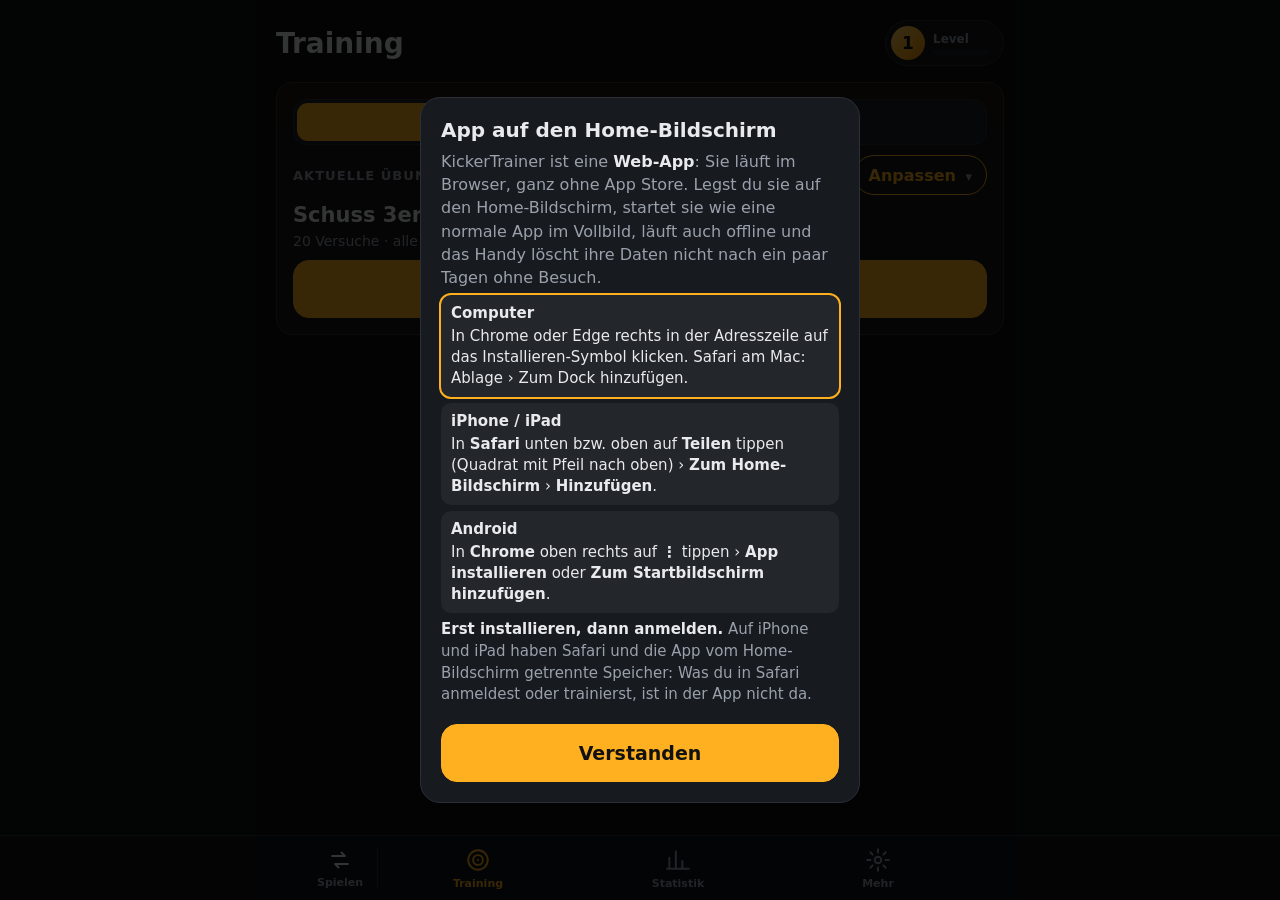
<file: index.html>
<!doctype html>
<html lang="de">
<head>
<meta charset="utf-8">
<meta name="viewport" content="width=device-width,initial-scale=1,viewport-fit=cover,user-scalable=no">
<meta name="apple-mobile-web-app-capable" content="yes">
<meta name="mobile-web-app-capable" content="yes">
<meta name="apple-mobile-web-app-status-bar-style" content="black-translucent">
<meta name="apple-mobile-web-app-title" content="Kicker">
<meta name="theme-color" content="#0e1013">
<title>KickerTrainer</title>
<script>
// Version und Datum: nur hier ändern. Hängt an CSS/JS als ?v=…, damit iOS nach einem Update keine alten Dateien mischt.
window.KT_VER={v:'3.27.0',d:'2026-11-28'};
// Kamera-Labor: aus der Live-Version genommen (Code liegt unverändert in js/lab.js). Zum Wiedereinschalten true setzen.
window.KT_LAB=window.KT_LAB===true;
document.write('<link rel="stylesheet" href="css/app.css?v='+KT_VER.v+'">');
</script>
</head>
<body>

<section id="home" class="screen tabbed">
  <header class="ptitle phead"><h1>Training</h1><button class="lvlchip hidden" id="lvlChip" aria-label="Level-Details"></button></header>

  <div class="card qcard">
    <div class="chips sc" id="cLvl" aria-label="Modus"></div>
    <div class="qhead tap"><h2>Aktuelle Übung</h2><button class="link pill" id="btnCfg" aria-expanded="false">Anpassen</button></div>
    <p class="qsum" id="cfgSum"></p>
    <div id="simpleWrap" class="hidden">
      <div class="sub"><label>Übung</label><div class="chips sc" id="sDisc"></div></div>
      <div class="sub"><label>Anzahl</label><div id="sAmt"></div></div>
    </div>
    <div id="cfgWrap" class="hidden">
      <div class="sub"><label>Disziplin</label><div class="chips" id="cDisc"></div></div>
      <div class="sub"><label id="lTech">Technik</label><div class="chips" id="cTech"></div></div>
      <div class="sub" id="wTech2"><label>Schuss-Technik</label><div class="chips" id="cTech2"></div></div>
      <div class="sub" id="wTP"><label>Pass-Ziele <span class="lmulti">mehrere möglich</span></label><div class="chips multi" id="cTP"></div></div>
      <div class="sub" id="wTS"><label>Schuss-Ziele <span class="lmulti">mehrere möglich</span> <button type="button" class="tipb" data-tip-k="segs" aria-label="Erklärung">ⓘ</button></label><div class="chips multi" id="cTS"></div></div>
      <div class="sub hidden" id="wReact"><label>Reaktion <button type="button" class="tipb" data-tip-k="react" aria-label="Erklärung">ⓘ</button></label>
        <div class="chips sc" id="cRxm"></div><div class="chips sc" id="cRxa" style="margin-top:8px"></div>
        <label style="margin-top:12px">Schwierigkeit</label><div class="chips sc" id="cDyn"></div>
        <label id="lLvl" style="margin-top:10px">Stufe </label><div id="sLvl"></div><p class="hint" id="hLvl"></p>
        <p class="hint warn hidden" id="hRx"></p></div>
      <div class="sep"></div>
      <div class="sub"><label>Reihenfolge</label><div class="chips sc" id="cOrder"></div>
        <div id="wWeak" class="hidden"><div class="sub"><label>Datenbasis: letzte Sessions dieser Disziplin</label><div class="chips sc" id="cWeakN"></div></div><p class="hint" id="hWeak"></p></div></div>
      <div class="sub" id="wTiming"><label>Timing <button type="button" class="tipb" data-tip-k="timing" aria-label="Erklärung">ⓘ</button></label><div class="chips sc" id="cTiming"></div><p class="hint" id="hTiming"></p></div>
      <div class="sub" id="wWindow"><label>Reaktionsfenster nach Signal</label><div id="cWindow"></div></div>
      <div class="sub" id="wReady"><label>Aufbauzeit / „Bereit“ <button type="button" class="tipb" data-tip-k="setup" aria-label="Erklärung">ⓘ</button></label><div class="chips sc" id="cReady"></div><div class="hidden" id="sReady"></div><p class="hint" id="hReady"></p></div>
      <div class="sub" id="wScore"><label>Wertung Schuss <button type="button" class="tipb" data-tip-k="scoring" aria-label="Erklärung">ⓘ</button></label><div class="chips sc" id="cScore"></div><p class="hint" id="hScore"></p></div>
      <div class="sub" id="wPr"><label>Druckmodus</label><div id="cPr"></div><p class="hint" id="hPr"></p></div>
      <div class="sub"><label>Umfang</label><div class="chips sc" id="cAmtC"></div><div id="cAmt" style="margin-top:10px"></div></div>
      <button class="big" id="btnPreset">Als eigene Übung speichern</button>
    </div>
    <div class="two qbtns"><button class="big primary" id="btnStart">Start</button><button class="big" id="btnAddPlan">+ Station</button></div>
  </div>
  <div id="gamHome"></div>
  <div id="lpHome"></div>

  <div class="card hidden" id="presetCard"><h2>Meine Übungen</h2><div id="presetList"></div></div>

  <div class="card hidden" id="planCard"><div class="qhead"><h2 id="planTitle">Ablauf</h2><button class="link" id="btnPlanClear">Leeren</button></div><div id="planList"></div>
    <div class="two"><button class="big primary" id="btnPlanStart">Ablauf starten</button><button class="big" id="btnPlanSave">Speichern</button></div>
    <p class="hint" style="margin-bottom:0">Mehrere Stationen hintereinander. Weitere mit „+ Station“ hinzufügen.</p></div>

</section>

<div id="flash" aria-hidden="true"></div>
<section id="train" class="hidden">
  <div class="beam" id="beam"></div>
  <div class="thead"><div><button type="button" class="tipb" data-tip-k="vocab" aria-label="Sprachbefehle und Bedeutung der Eingaben">ⓘ</button> <span id="tMode"></span></div><div id="tCount" class="count"></div><div id="tRate"></div></div>
  <div class="status" id="tStatus"></div>
  <div class="bar"><i id="tBar"></i></div>
  <div class="wlive hidden" id="wLive"></div>
  <div class="mlive hidden" id="mLive"><span>Ton</span><div class="meter mA"><i></i><b></b></div><span>Vibr.</span><div class="meter mM"><i></i><b></b></div><div class="mstate" id="mState"></div></div>
  <div class="area" id="area">
    <button class="readybtn hidden" id="readyBtn">BEREIT</button>
    <div class="segs hidden" id="segs"></div>
    <div class="pviz hidden" id="pviz"></div>
    <div class="simple hidden" id="simple"><button class="sbtn no dir hidden" id="bNoL"><span>←</span><small>Daneben links</small></button><button class="sbtn yes" id="bYes">Treffer</button><button class="sbtn no" id="bNo">Daneben</button><button class="sbtn no dir hidden" id="bNoR"><span>→</span><small>Daneben rechts</small></button></div>
  </div>
  <div class="tfoot">
    <button id="btnUndo" aria-label="Rückgängig"><svg class="ic" viewBox="0 0 24 24" aria-hidden="true"><path d="M9 14 4 9l5-5"/><path d="M4 9h11a5 5 0 0 1 0 10h-3"/></svg><small>Rückgängig</small></button>
    <button id="btnMissL" class="miss mdir hidden" aria-label="Daneben links neben dem Tor"><span>←</span><small>links daneben</small></button><button id="btnMiss" class="miss"><span>Daneben</span><small>unklar wohin</small></button><button id="btnMissR" class="miss mdir hidden" aria-label="Daneben rechts neben dem Tor"><span>→</span><small>rechts daneben</small></button>
    <button id="btnEnd" aria-label="Training beenden"><svg class="ic" viewBox="0 0 24 24" aria-hidden="true"><rect x="6" y="6" width="12" height="12" rx="2"/></svg><small>Ende</small></button>
  </div>
</section>

<section id="stats" class="screen tabbed hidden">
  <header class="ptitle"><h1>Statistik</h1></header>
  <div class="filters">
    <div class="chips" id="cPin"></div>
    <div class="chips sc" id="cRange"></div>
    <div class="chips scroll" id="cSDisc"></div>
    <div class="chips scroll" id="cSTech"></div>
    <div class="chips scroll" id="cSTime"></div>
  </div>
  <div id="statsBody"></div>
</section>

<section id="chal" class="screen tabbed hidden">
  <header class="ptitle"><h1>Challenges</h1></header>
  <div id="chalBody"></div>
</section>

<section id="settings" class="screen tabbed hidden">
  <header class="ptitle"><button type="button" class="link grpoff" id="setBack">‹ Mehr</button><h1 id="setTitle">Mehr</h1></header>
  <div id="setMenu" class="setmenu">
    <button type="button" class="card setrow" data-go="profil"><span><b>Profil</b><small id="smProfil">Konto, Nickname, Anmelde-Code</small></span><i>›</i></button>
    <button type="button" class="card setrow" data-go="train"><span><b id="smTrainT">Training</b><small id="smTrain">Ansage, Eingabe, Schusserkennung, Gamification</small></span><i>›</i></button>
    <button type="button" class="card setrow" data-go="daten"><span><b>Daten &amp; Sicherung</b><small>Sichern, Importieren, Alles löschen</small></span><i>›</i></button>
    <button type="button" class="card setrow" data-go="hilfe"><span><b>Hilfe &amp; Rechtliches</b><small>App installieren, Einführung, Impressum, Datenschutz</small></span><i>›</i></button>
  </div>
  <div class="card" data-grp="train" data-only="train"><h2>Ansage &amp; Eingabe</h2>
    <label class="row"><span>Sprachansage <button type="button" class="tipb" data-tip-k="voiceOut" aria-label="Erklärung">ⓘ</button><small>Schuss: nur Zahl · Pass: „wall“ / „lane“</small></span><input type="checkbox" class="sw" id="oVoiceOut"></label>
    <label class="row"><span>Daneben mit Richtung <button type="button" class="tipb" data-tip-k="missdir" aria-label="Erklärung">ⓘ</button><small>Nur Wertung „Einfach“: teilt „Daneben“ in links / rechts (aus Sicht des Schützen). Bei „Genau“ immer vorhanden</small></span><input type="checkbox" class="sw" id="oMissDir"></label>
    <label class="row"><span>Spracheingabe (Beta) <button type="button" class="tipb" data-tip-k="vocab" aria-label="Erklärung">ⓘ</button><small>„Ja“, „eins“–„fünf“, „links“, „rechts“, „miss“ – ⓘ zeigt das Wörterbuch</small></span><input type="checkbox" class="sw" id="oVoiceIn"></label>
    <p class="hint" id="srNote" style="margin-top:6px"></p>
  </div>
  <div class="card" data-grp="train" data-only="train"><h2>Trainingshilfen</h2>
    <label class="row"><span>Lernpfad<small>Zeigt auf der Trainingsseite, welche Stufe (Serie, Gemischt, Auf Signal) als Nächstes dran ist</small></span><input type="checkbox" class="sw" id="oLp"></label>
    <label class="row"><span>Standardtest-Erinnerung<small>Einmal im Monat derselbe Test, damit du Fortschritt wirklich vergleichen kannst</small></span><input type="checkbox" class="sw" id="oStd"></label>
  </div>
  <div class="card" data-grp="train"><h2>Gamification</h2>
    <label class="row"><span>Gamification<small>Level, XP und Challenges. Aus = App wie bisher</small></span><input type="checkbox" class="sw" id="gOn"></label>
    <label class="row"><span>XP &amp; Level<small>Punkte für Training und Treffer, schwierigere Ziele zählen mehr</small></span><input type="checkbox" class="sw" id="gXp"></label>
    <label class="row"><span>Challenges<small>Vorkonfigurierte Aufgaben mit Fortschritt</small></span><input type="checkbox" class="sw" id="gCh"></label>
  </div>
  <div class="card" data-grp="train" data-only="train"><h2>Schusserkennung</h2>
    <label class="row"><span>Schusserkennung <button type="button" class="tipb" data-tip-k="detect" aria-label="Erklärung">ⓘ</button><small>nur damit werden Reaktionszeiten gemessen</small></span><input type="checkbox" class="sw" id="oMic"></label>
    <label class="row"><span>Auto-Treffer <button type="button" class="tipb" data-tip-k="autocount" aria-label="Erklärung">ⓘ</button><small>Ein erkannter Schuss zählt als Treffer auf das angesagte Ziel. Im Korrekturfenster kannst du ihn überschreiben. Nur mit Schusserkennung, nur bei Schüssen</small></span><input type="checkbox" class="sw" id="oAuto"></label>
    <div class="sub" id="wDet"><label>Erkennung über <button type="button" class="tipb" data-tip-k="detect" aria-label="Erklärung">ⓘ</button></label><div class="chips" id="cDet"></div>
      <p class="hint" id="calState" style="margin-bottom:0"></p>
      <div class="sub" id="wCorr"><label>Korrekturfenster</label><div class="chips sc" id="cCorr"></div></div>
      <p class="hint">„Ton + Erschütterung“ = beide müssen gleichzeitig ausschlagen: am wenigsten Fehlauslöser (Stimmen, Nachbartisch). Erschütterung braucht iPad direkt auf dem Tisch.</p></div>
    <button class="big" id="btnTest">Schusserkennung kalibrieren &amp; testen</button>
  </div>
  <div class="card" data-grp="hilfe"><h2>Hilfe</h2>
    <div class="two eq"><button class="big" id="btnPwa">App installieren</button><button class="big" id="btnIntro">Einführung</button></div>
  </div>
  <div class="card hidden" data-grp="profil" id="prof"></div>
  <div class="card" data-grp="profil" id="acct"><h2>Konto &amp; Sicherung</h2>
    <div id="acOut">
      <p class="hint" style="margin:0">Ohne Konto läuft alles wie bisher: Die Daten bleiben nur auf diesem Gerät (bitte regelmäßig sichern). Mit Konto werden sie gesichert, zwischen deinen Geräten abgeglichen, und du kannst Spiele gegen andere werten.</p>
      <p class="hint acage"><b>Unter 18?</b> Bitte die Anmeldung mit Code nutzen, dafür brauchst du keine E-Mail. <b>Unter 16?</b> Frag vorher deine Eltern.</p>
      <button class="big primary" id="acCodeNew">Neues Konto mit Code<small>ohne E-Mail</small></button>
      <button class="big" id="acCodeLogin">Anmelden mit Nickname + Code</button>
      <button class="big" id="acStart">Mit E-Mail anmelden / registrieren<small>ab 18</small></button>
    </div>
    <div id="acCNew" class="hidden">
      <label for="acCNick" class="hint" style="margin:0">Dein Nickname</label>
      <input type="text" id="acCNick" maxlength="20" autocomplete="username" autocapitalize="off" autocorrect="off" spellcheck="false" placeholder="3 bis 20 Zeichen">
      <p class="hint">Nimm nicht deinen echten vollen Namen. Unter diesem Namen sehen dich deine Mitspieler.</p>
      <label class="acchk"><input type="checkbox" id="acCAge"> Ich bin mindestens 16 – oder meine Eltern sind einverstanden.</label>
      <p class="hint">Du bekommst gleich einen Code. Mit Nickname + Code meldest du dich an. Es gibt keine E-Mail und kein Passwort-Zurücksetzen: <b>Ist der Code weg, ist das Konto weg.</b></p>
      <button class="big primary" id="acCCreate">Konto anlegen</button>
      <button class="big" id="acCancel3">Abbrechen</button>
    </div>
    <div id="acCLogin" class="hidden">
      <label for="acLNick" class="hint" style="margin:0">Nickname</label>
      <input type="text" id="acLNick" maxlength="20" autocomplete="username" autocapitalize="off" autocorrect="off" spellcheck="false">
      <label for="acLCode" class="hint" style="margin:0">Code</label>
      <input type="text" id="acLCode" maxlength="20" autocomplete="current-password" autocapitalize="characters" autocorrect="off" spellcheck="false" placeholder="XXX-XXX-XXX-XXX">
      <button class="big primary" id="acLGo">Anmelden</button>
      <button class="big" id="acCancel4">Abbrechen</button>
    </div>
    <div id="acMail" class="hidden">
      <label for="acEmail" class="hint" style="margin:0">E-Mail-Adresse</label>
      <input type="email" id="acEmail" autocomplete="email" inputmode="email" autocapitalize="off" autocorrect="off" spellcheck="false" placeholder="name@beispiel.de">
      <p class="hint">Wir schicken dir einen Code. Ein Passwort brauchst du nicht. Mit der Anmeldung werden deine E-Mail-Adresse und deine Trainingsdaten bei unserem Dienstleister Supabase gespeichert.</p>
      <button class="big primary" id="acSend">Code senden</button>
      <button class="big" id="acCancel1">Abbrechen</button>
    </div>
    <div id="acCode" class="hidden">
      <p class="hint" id="acCodeHint" style="margin:0"></p>
      <input type="text" id="acToken" inputmode="numeric" autocomplete="one-time-code" maxlength="10" placeholder="Code">
      <button class="big primary" id="acVerify">Bestätigen</button>
      <button class="big" id="acResend" disabled>Neuen Code senden</button>
      <button class="big" id="acCancel2">Zurück</button>
    </div>
    <div id="acIn" class="hidden">
      <div class="kv"><span>Angemeldet als</span><b id="acUser"></b></div>
      <div class="kv"><span>Abgleich</span><b id="acState"></b></div>
      <button class="big" id="acSync">Jetzt abgleichen</button>
      <button class="big" id="acRegen">Neuen Anmelde-Code erzeugen</button>
      <button class="big" id="acLink">E-Mail hinzufügen</button>
      <button class="big" id="acOutBtn">Abmelden</button>
      <button class="big danger" id="acDelete">Konto löschen</button>
      <p class="hint" id="acInHint">Gelöschte Einträge werden nicht auf andere Geräte übertragen. Beim Konto löschen verschwinden E-Mail-Adresse und alle Daten im Konto, die Daten auf diesem Gerät bleiben.</p>
    </div>
  </div>
  <div class="card" data-grp="daten"><h2>Daten</h2>
    <div class="two eq"><button class="big" id="btnExport">Sichern (JSON)</button><button class="big" id="btnCSV">Tabelle (CSV)</button></div>
    <button class="big" id="btnImport">Importieren (zusammenführen)</button>
    <input type="file" id="fileImport" accept="application/json,.json" class="hidden">
    <button class="big danger" id="btnReset">Alle Daten löschen</button>
    <p class="hint" id="dataHint"></p>
  </div>
  <div class="card" data-grp="hilfe"><h2>Rechtliches</h2>
    <div class="two eq"><a class="big linkbtn" href="impressum.html">Impressum</a><a class="big linkbtn" href="datenschutz.html">Datenschutz</a></div>
    <p class="hint">Was gespeichert wird, wer was sieht und wie gelöscht wird.</p>
  </div>
  <p class="hint" data-grp="train" data-only="train">Segment 1 = links aus Sicht des Schützen. Links/rechts „daneben“ ebenfalls aus Sicht des Schützen. <button type="button" class="link" data-tip-k="segs">Segmente erklärt</button> · <button type="button" class="link" data-tip-k="miss">Daneben erklärt</button></p>
  <button class="big hidden" id="btnLab">Labor · Kamera-Probe</button>
  <p class="ver" id="appVer"></p>
</section>

<section id="play" class="screen tabbed hidden">
  <header class="ptitle"><h1>Spiel</h1></header>
  <div id="playBody"></div>
</section>

<section id="groups" class="screen tabbed hidden">
  <header class="ptitle"><h1>Gruppen</h1></header>
  <div id="groupsBody"></div>
</section>

<section id="rank" class="screen tabbed hidden">
  <header class="ptitle"><h1>Bilanz</h1></header>
  <div id="rankBody"></div>
</section>

<section id="lobby" class="screen tabbed hidden">
  <header class="ptitle"><h1 id="lobTitle">Lobby</h1></header>
  <div id="lobBody"></div>
</section>

<section id="match" class="hidden">
  <div class="mhead" id="mHead"></div>
  <div class="mscore" id="mScore"></div>
  <div class="msync hidden" id="mSync"></div>
  <div class="marea" id="mArea"></div>
  <div class="tfoot">
    <button id="mUndo"><svg class="ic" viewBox="0 0 24 24" aria-hidden="true"><path d="M9 14 4 9l5-5"/><path d="M4 9h11a5 5 0 0 1 0 10h-3"/></svg><small>Rückgängig</small></button>
    <button id="mOwn" class="own hidden">Eigentor</button>
    <button id="mInfo" aria-label="Erklärung"><svg class="ic" viewBox="0 0 24 24" aria-hidden="true"><circle cx="12" cy="12" r="9"/><path d="M12 11v5M12 7.5v.01"/></svg><small>Info</small></button>
    <button id="mEnd"><svg class="ic" viewBox="0 0 24 24" aria-hidden="true"><rect x="6" y="6" width="12" height="12" rx="2"/></svg><small>Ende</small></button>
  </div>
</section>

<!-- Eigenes Handy: oben der Stand (groß, eigenes Team links), unten der Tor-Knopf -->
<section id="mine" class="hidden">
  <div class="mhead mihead">
    <button class="mhbtn" id="miBack" aria-label="Zurück">‹ <small>Zurück</small></button>
    <div class="msets" id="miSets"></div>
    <button class="mhbtn" id="miInfo" aria-label="Erklärung">? <small>Hilfe</small></button>
  </div>
  <div class="miscore" id="miScore"></div>
  <div class="misync" id="miSync"></div>
  <div class="mibtns" id="miBtns"></div>
  <div class="tfoot mifoot" id="miFoot"></div>
</section>

<div id="msummary" class="overlay hidden"><div class="sheet" id="msumBody"></div></div>

<!-- Inhalt kommt aus renderTabbar() in core.js, je nach Hälfte -->
<nav class="tabbar" id="tabbar"></nav>

<section id="lab" class="screen hidden">
  <div class="shead"><button id="btnLabBack">‹ Zurück</button></div>
  <h1>Labor · Kamera-Probe</h1>
  <div class="card">
    <p class="hint" style="margin-top:0">Frage: Erkennt die Kamera, in welches Segment der Ball ging? Leg das iPhone an die Tischkante, Kamera aufs Tor, Display zu dir. Schieb das rote Rechteck mit den Reglern über die Toröffnung. Dann schieß und tippe jedes Mal, wohin der Ball wirklich ging, mindestens 10 Schüsse über alle Segmente. Das Kamerabild bleibt auf dem Gerät.</p>
    <div class="chips sc" id="labFps"></div>
    <button class="big primary" id="btnLabCam">Kamera an</button>
    <p class="hint" id="labInfo"></p>
    <div class="labview"><video id="labVid" playsinline muted></video><canvas id="labOv"></canvas></div>
    <div class="labbars" id="labBars"></div>
  </div>
  <div class="card"><h2>Ausschnitt (Tor im Bild)</h2><div id="labRoi"></div></div>
  <div class="card"><h2>Schüsse</h2><p class="hint" id="labSum"></p>
    <div class="chips hidden" id="labTruth"></div>
    <div id="labRows"></div>
    <div class="two eq"><button class="big" id="btnLabCopy">Ergebnis kopieren</button><button class="big" id="btnLabClear">Zurücksetzen</button></div>
  </div>
</section>

<section id="test" class="screen hidden">
  <div class="shead"><button id="btnTestBack">‹ Zurück</button></div>
  <h1>Test</h1>
  <div class="card"><h2>Sprachansage</h2>
    <div class="two"><button class="big" id="tsNum">„Drei“</button><button class="big" id="tsWall">„Wall“</button></div>
  </div>
  <div class="card"><h2>Spracheingabe</h2>
    <p class="hint" id="srSupport" style="margin-top:0"></p>
    <div class="say" id="sSay">–</div>
    <div class="heard" id="sHeard"></div>
    <div class="verdict" id="sVerdict"></div>
    <button class="big primary" id="btnSR">Test starten</button>
    <p class="hint">Aus deiner Spielposition sprechen, normale Lautstärke. Wenn „Ja“ zuverlässig erkannt wird, lohnt sich die Spracheingabe.</p>
  </div>
  <div class="card" id="calCard"><h2>Kalibrierung <button type="button" class="tipb" data-tip-k="calib" aria-label="Erklärung">ⓘ</button></h2>
    <div class="calmsg" id="calMsg"></div>
    <div class="caldots hidden" id="calDots"></div>
    <p class="hint" id="calInfo" style="margin-top:8px"></p>
    <button class="big primary" id="btnCal">Kalibrieren</button>
    <button class="big hidden" id="btnCalReset">Kalibrierung verwerfen</button>
  </div>
  <div class="card"><h2>Schusserkennung prüfen</h2>
    <button class="big" id="btnMicTest">Mikrofon an</button>
    <div class="meter mA"><i></i><b></b></div>
    <div class="meter mM"><i></i><b></b></div>
    <div class="mstate" id="mStateTest"></div>
    <div class="verdict" id="micVerdict"></div>
    <p class="hint">Schuss ans Tor → der Balken springt über die rote Marke und „Schuss erkannt“ erscheint. Oben Ton, unten Erschütterung.</p>
    <div class="sub" id="manSens"><h2 style="margin-top:14px">Von Hand einstellen</h2>
      <div class="row" id="rowSens"><span>Ton – Schwelle</span><input type="range" id="oSens" min="1.5" max="8" step="0.5"></div>
      <div class="row" id="rowMSens"><span>Erschütterung – Schwelle</span><input type="range" id="oMSens" min="1.5" max="10" step="0.5"></div>
      <p class="hint">Nur ohne Kalibrierung. Regler rechts = unempfindlicher.</p></div>
  </div>
</section>

<div id="intro" class="overlay hidden"><div class="sheet"><div id="introBody"></div><button class="big primary" id="introGo">Los</button><p class="center" style="margin-bottom:0">startet automatisch · oder „Ja“</p></div></div>
<div id="tip" class="hidden"></div>
<div id="summary" class="overlay hidden"><div class="sheet" id="summaryBody"></div></div>
<script>
// Skripte in fester Reihenfolge laden (async=false), alle teilen sich denselben globalen Gültigkeitsbereich
['core','ui','detector','sensors','home','training','reaktion','stats','gamification','learn','regeln','play','bilanz','tools','lab','calibrate','cloud','main'].filter(f=>f!=='lab'||window.KT_LAB).forEach(f=>{const s=document.createElement('script');s.src='js/'+f+'.js?v='+KT_VER.v;s.async=false;document.body.appendChild(s)});
</script>
</body>
</html>
</file>
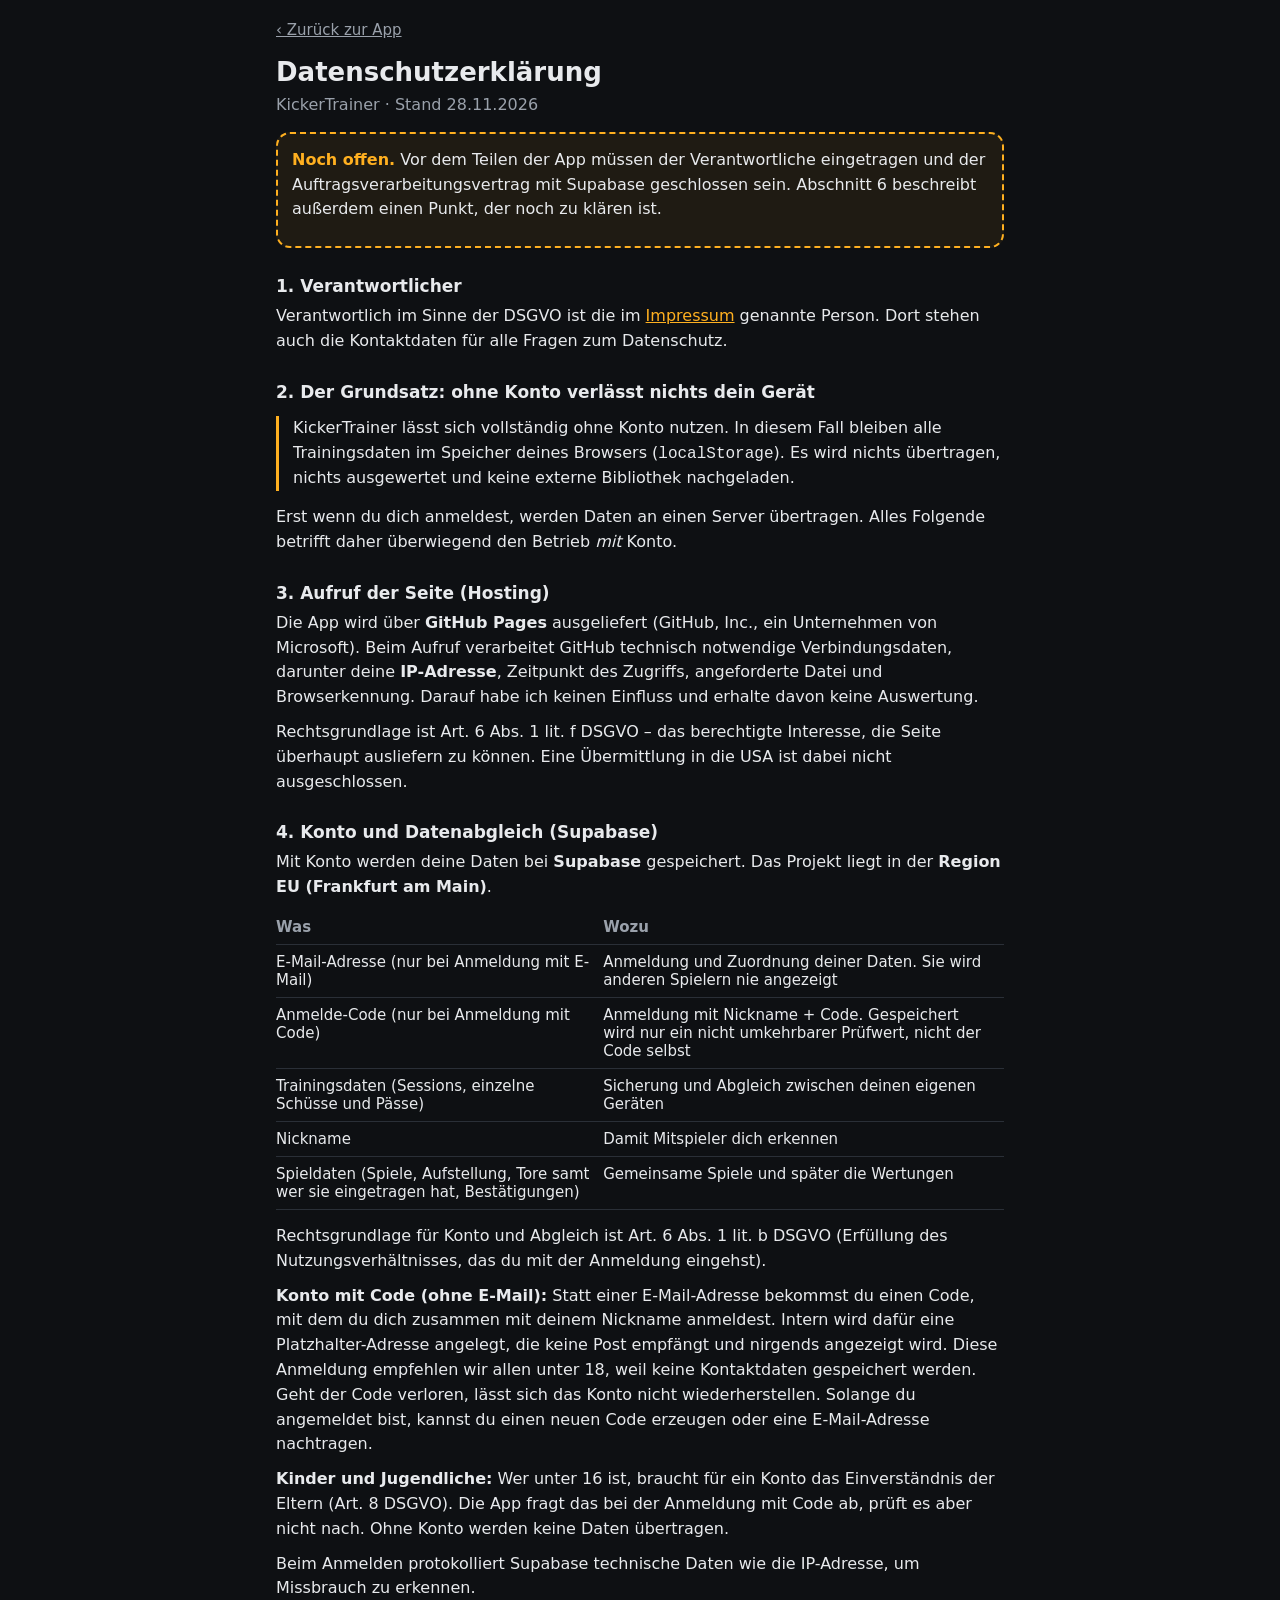
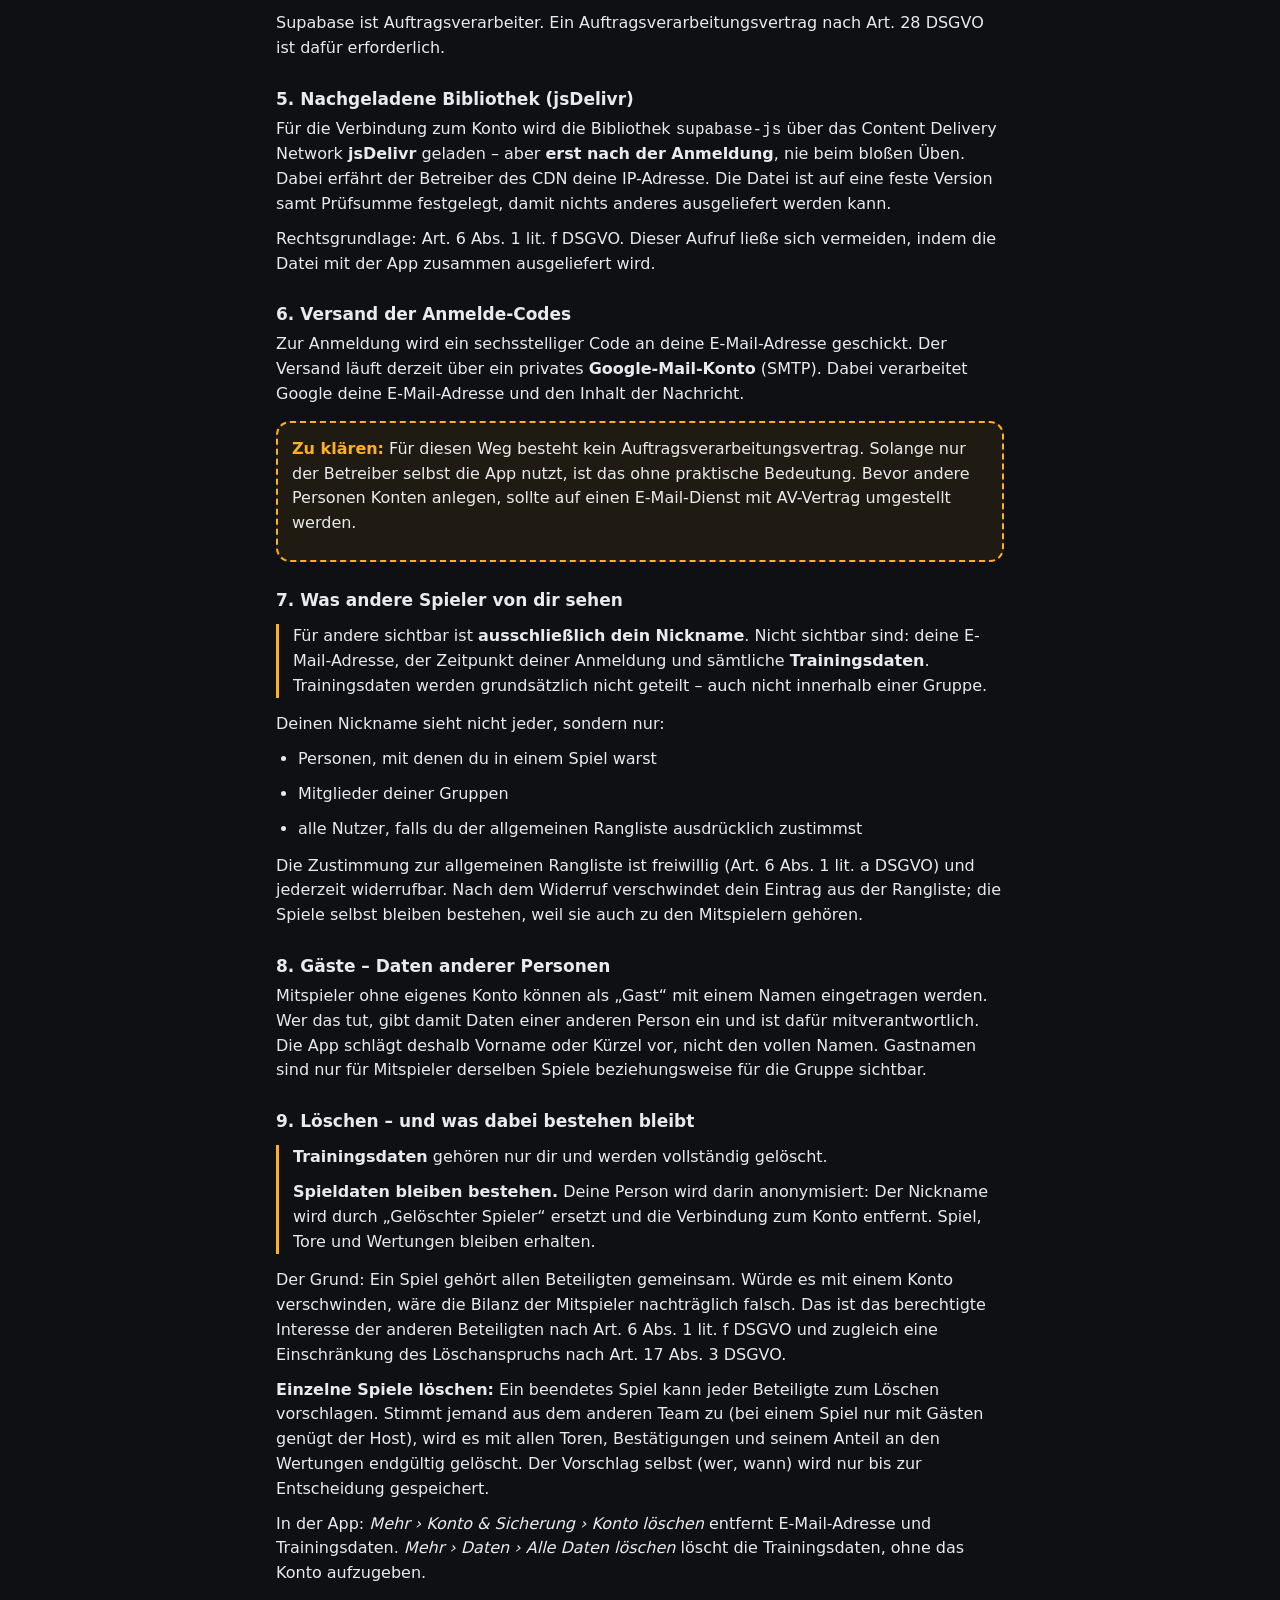
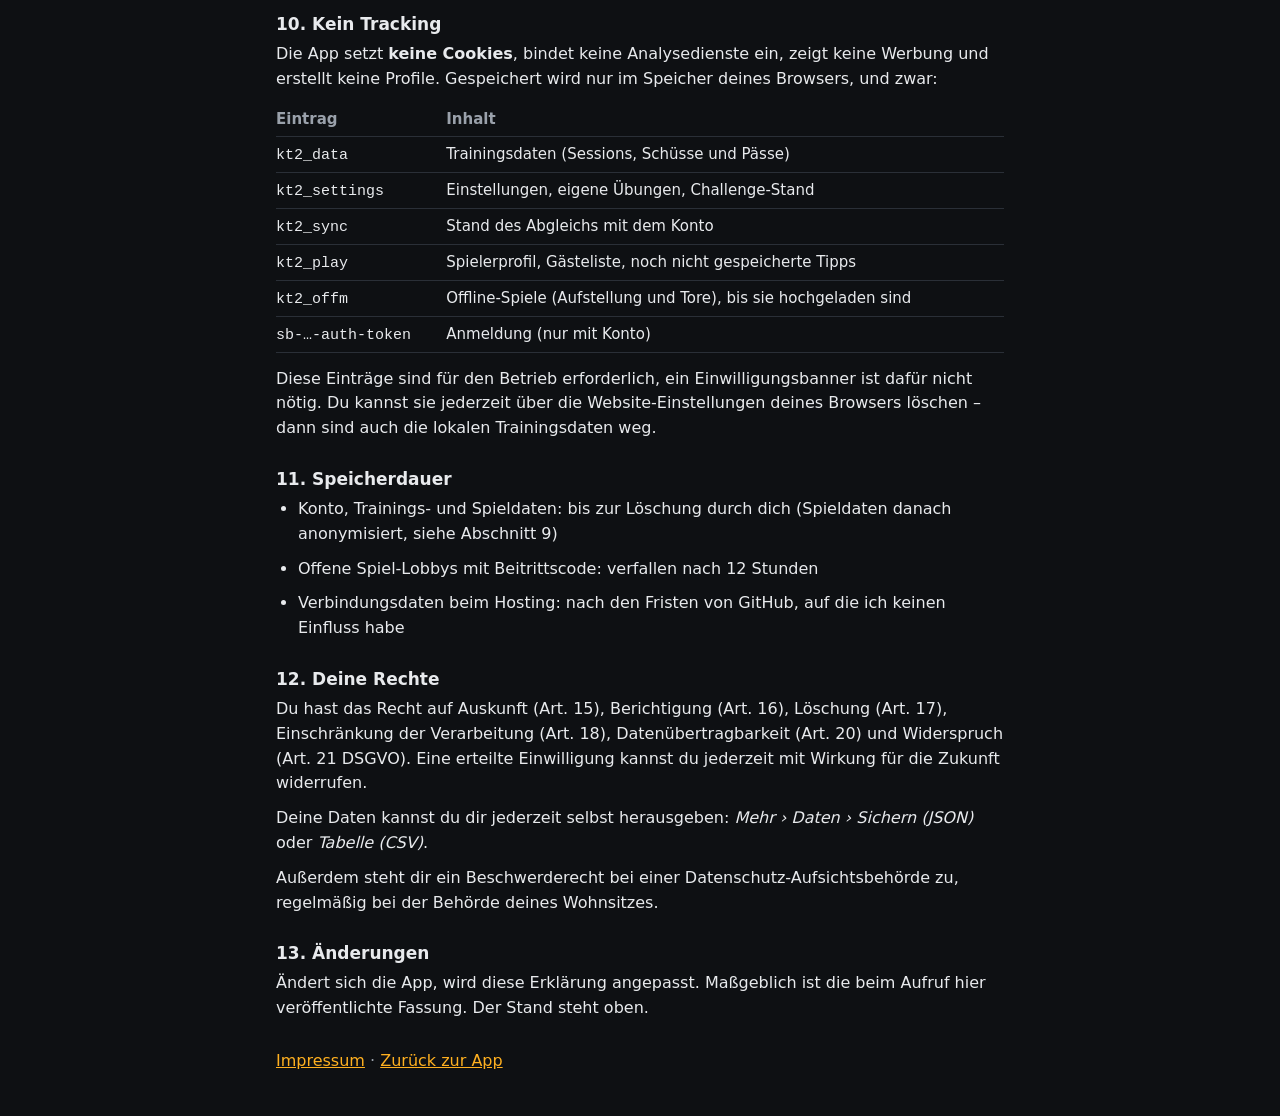
<file: datenschutz.html>
<!doctype html>
<html lang="de">
<head>
<meta charset="utf-8">
<meta name="viewport" content="width=device-width,initial-scale=1,viewport-fit=cover">
<meta name="theme-color" content="#0e1013">
<title>Datenschutz · KickerTrainer</title>
<link rel="stylesheet" href="css/app.css">
<style>
  .legal{max-width:760px;margin:0 auto;padding:calc(env(safe-area-inset-top) + 20px) 16px calc(env(safe-area-inset-bottom) + 40px)}
  .legal h1{font-size:26px;margin:0 0 6px}
  .legal h2{font-size:17px;text-transform:none;letter-spacing:0;color:var(--text);margin:28px 0 8px;font-weight:700}
  .legal h3{font-size:15px;color:var(--mute);margin:18px 0 6px;font-weight:600}
  .legal p,.legal li{font-size:16px;line-height:1.55;margin:0 0 10px}
  .legal ul{padding-left:22px;margin:0 0 12px}
  .legal a{color:var(--acc)}
  .legal .back{display:inline-block;margin-bottom:18px;color:var(--mute);font-size:15px}
  .legal table{width:100%;border-collapse:collapse;margin:10px 0 14px;font-size:15px}
  .legal th,.legal td{text-align:left;padding:8px 10px 8px 0;border-bottom:1px solid var(--line);vertical-align:top}
  .legal th{color:var(--mute);font-weight:600}
  .todo{border:2px dashed var(--acc);border-radius:14px;padding:14px;margin:14px 0;background:rgba(255,176,32,.07)}
  .todo b{color:var(--acc)}
  .key{border-left:3px solid var(--acc);padding-left:14px;margin:14px 0}
</style>
</head>
<body>
<main class="legal">
<a class="back" href="./">‹ Zurück zur App</a>
<h1>Datenschutzerklärung</h1>
<p class="hint" style="margin-top:0">KickerTrainer · Stand 28.11.2026</p>

<!-- ======================================================================
     VOR DEM TEILEN MIT ANDEREN ERLEDIGEN:
     1. Verantwortlichen im Impressum und hier ausfüllen
     2. Auftragsverarbeitungsvertrag mit Supabase abschließen
     3. Entscheiden, wie Anmelde-Codes verschickt werden (Abschnitt 6)
     ====================================================================== -->
<div class="todo">
  <p><b>Noch offen.</b> Vor dem Teilen der App müssen der Verantwortliche eingetragen
  und der Auftragsverarbeitungsvertrag mit Supabase geschlossen sein. Abschnitt 6
  beschreibt außerdem einen Punkt, der noch zu klären ist.</p>
</div>

<h2>1. Verantwortlicher</h2>
<p>Verantwortlich im Sinne der DSGVO ist die im <a href="impressum.html">Impressum</a>
genannte Person. Dort stehen auch die Kontaktdaten für alle Fragen zum Datenschutz.</p>

<h2>2. Der Grundsatz: ohne Konto verlässt nichts dein Gerät</h2>
<div class="key">
<p>KickerTrainer lässt sich vollständig ohne Konto nutzen. In diesem Fall bleiben alle
Trainingsdaten im Speicher deines Browsers (<code>localStorage</code>). Es wird nichts
übertragen, nichts ausgewertet und keine externe Bibliothek nachgeladen.</p>
</div>
<p>Erst wenn du dich anmeldest, werden Daten an einen Server übertragen. Alles Folgende
betrifft daher überwiegend den Betrieb <em>mit</em> Konto.</p>

<h2>3. Aufruf der Seite (Hosting)</h2>
<p>Die App wird über <strong>GitHub Pages</strong> ausgeliefert (GitHub, Inc., ein
Unternehmen von Microsoft). Beim Aufruf verarbeitet GitHub technisch notwendige
Verbindungsdaten, darunter deine <strong>IP-Adresse</strong>, Zeitpunkt des Zugriffs,
angeforderte Datei und Browserkennung. Darauf habe ich keinen Einfluss und erhalte davon
keine Auswertung.</p>
<p>Rechtsgrundlage ist Art. 6 Abs. 1 lit. f DSGVO – das berechtigte Interesse, die Seite
überhaupt ausliefern zu können. Eine Übermittlung in die USA ist dabei nicht
ausgeschlossen.</p>

<h2>4. Konto und Datenabgleich (Supabase)</h2>
<p>Mit Konto werden deine Daten bei <strong>Supabase</strong> gespeichert. Das Projekt
liegt in der <strong>Region EU (Frankfurt am Main)</strong>.</p>
<table>
  <tr><th>Was</th><th>Wozu</th></tr>
  <tr><td>E-Mail-Adresse (nur bei Anmeldung mit E-Mail)</td><td>Anmeldung und Zuordnung deiner Daten. Sie wird anderen Spielern nie angezeigt</td></tr>
  <tr><td>Anmelde-Code (nur bei Anmeldung mit Code)</td><td>Anmeldung mit Nickname + Code. Gespeichert wird nur ein nicht umkehrbarer Prüfwert, nicht der Code selbst</td></tr>
  <tr><td>Trainingsdaten (Sessions, einzelne Schüsse und Pässe)</td><td>Sicherung und Abgleich zwischen deinen eigenen Geräten</td></tr>
  <tr><td>Nickname</td><td>Damit Mitspieler dich erkennen</td></tr>
  <tr><td>Spieldaten (Spiele, Aufstellung, Tore samt wer sie eingetragen hat, Bestätigungen)</td><td>Gemeinsame Spiele und später die Wertungen</td></tr>
</table>
<p>Rechtsgrundlage für Konto und Abgleich ist Art. 6 Abs. 1 lit. b DSGVO (Erfüllung des
Nutzungsverhältnisses, das du mit der Anmeldung eingehst).</p>
<p><strong>Konto mit Code (ohne E-Mail):</strong> Statt einer E-Mail-Adresse bekommst du
einen Code, mit dem du dich zusammen mit deinem Nickname anmeldest. Intern wird dafür
eine Platzhalter-Adresse angelegt, die keine Post empfängt und nirgends angezeigt wird.
Diese Anmeldung empfehlen wir allen unter 18, weil keine Kontaktdaten gespeichert werden.
Geht der Code verloren, lässt sich das Konto nicht wiederherstellen. Solange du angemeldet
bist, kannst du einen neuen Code erzeugen oder eine E-Mail-Adresse nachtragen.</p>
<p><strong>Kinder und Jugendliche:</strong> Wer unter 16 ist, braucht für ein Konto das
Einverständnis der Eltern (Art. 8 DSGVO). Die App fragt das bei der Anmeldung mit Code ab,
prüft es aber nicht nach. Ohne Konto werden keine Daten übertragen.</p>
<p>Beim Anmelden protokolliert Supabase technische Daten wie die IP-Adresse, um Missbrauch
zu erkennen.</p>
<p>Supabase ist Auftragsverarbeiter. Ein Auftragsverarbeitungsvertrag nach Art. 28 DSGVO
ist dafür erforderlich.</p>

<h2>5. Nachgeladene Bibliothek (jsDelivr)</h2>
<p>Für die Verbindung zum Konto wird die Bibliothek <code>supabase-js</code> über das
Content Delivery Network <strong>jsDelivr</strong> geladen – aber <strong>erst nach der
Anmeldung</strong>, nie beim bloßen Üben. Dabei erfährt der Betreiber des CDN deine
IP-Adresse. Die Datei ist auf eine feste Version samt Prüfsumme festgelegt, damit nichts
anderes ausgeliefert werden kann.</p>
<p>Rechtsgrundlage: Art. 6 Abs. 1 lit. f DSGVO. Dieser Aufruf ließe sich vermeiden, indem
die Datei mit der App zusammen ausgeliefert wird.</p>

<h2>6. Versand der Anmelde-Codes</h2>
<p>Zur Anmeldung wird ein sechsstelliger Code an deine E-Mail-Adresse geschickt. Der
Versand läuft derzeit über ein privates <strong>Google-Mail-Konto</strong> (SMTP). Dabei
verarbeitet Google deine E-Mail-Adresse und den Inhalt der Nachricht.</p>
<div class="todo">
  <p><b>Zu klären:</b> Für diesen Weg besteht kein Auftragsverarbeitungsvertrag. Solange
  nur der Betreiber selbst die App nutzt, ist das ohne praktische Bedeutung. Bevor andere
  Personen Konten anlegen, sollte auf einen E-Mail-Dienst mit AV-Vertrag umgestellt
  werden.</p>
</div>

<h2>7. Was andere Spieler von dir sehen</h2>
<div class="key">
<p>Für andere sichtbar ist <strong>ausschließlich dein Nickname</strong>. Nicht sichtbar
sind: deine E-Mail-Adresse, der Zeitpunkt deiner Anmeldung und sämtliche
<strong>Trainingsdaten</strong>. Trainingsdaten werden grundsätzlich nicht geteilt – auch
nicht innerhalb einer Gruppe.</p>
</div>
<p>Deinen Nickname sieht nicht jeder, sondern nur:</p>
<ul>
  <li>Personen, mit denen du in einem Spiel warst</li>
  <li>Mitglieder deiner Gruppen</li>
  <li>alle Nutzer, falls du der allgemeinen Rangliste ausdrücklich zustimmst</li>
</ul>
<p>Die Zustimmung zur allgemeinen Rangliste ist freiwillig (Art. 6 Abs. 1 lit. a DSGVO)
und jederzeit widerrufbar. Nach dem Widerruf verschwindet dein Eintrag aus der Rangliste;
die Spiele selbst bleiben bestehen, weil sie auch zu den Mitspielern gehören.</p>

<h2>8. Gäste – Daten anderer Personen</h2>
<p>Mitspieler ohne eigenes Konto können als „Gast“ mit einem Namen eingetragen werden.
Wer das tut, gibt damit Daten einer anderen Person ein und ist dafür mitverantwortlich.
Die App schlägt deshalb Vorname oder Kürzel vor, nicht den vollen Namen. Gastnamen sind
nur für Mitspieler derselben Spiele beziehungsweise für die Gruppe sichtbar.</p>

<h2>9. Löschen – und was dabei bestehen bleibt</h2>
<div class="key">
<p><strong>Trainingsdaten</strong> gehören nur dir und werden vollständig gelöscht.</p>
<p><strong>Spieldaten bleiben bestehen.</strong> Deine Person wird darin anonymisiert: Der
Nickname wird durch „Gelöschter Spieler“ ersetzt und die Verbindung zum Konto entfernt.
Spiel, Tore und Wertungen bleiben erhalten.</p>
</div>
<p>Der Grund: Ein Spiel gehört allen Beteiligten gemeinsam. Würde es mit einem Konto
verschwinden, wäre die Bilanz der Mitspieler nachträglich falsch. Das ist das berechtigte
Interesse der anderen Beteiligten nach Art. 6 Abs. 1 lit. f DSGVO und zugleich eine
Einschränkung des Löschanspruchs nach Art. 17 Abs. 3 DSGVO.</p>
<p><strong>Einzelne Spiele löschen:</strong> Ein beendetes Spiel kann jeder Beteiligte zum Löschen
vorschlagen. Stimmt jemand aus dem anderen Team zu (bei einem Spiel nur mit Gästen genügt der
Host), wird es mit allen Toren, Bestätigungen und seinem Anteil an den Wertungen endgültig
gelöscht. Der Vorschlag selbst (wer, wann) wird nur bis zur Entscheidung gespeichert.</p>
<p>In der App: <em>Mehr › Konto &amp; Sicherung › Konto löschen</em> entfernt E-Mail-Adresse
und Trainingsdaten. <em>Mehr › Daten › Alle Daten löschen</em> löscht die Trainingsdaten,
ohne das Konto aufzugeben.</p>

<h2>10. Kein Tracking</h2>
<p>Die App setzt <strong>keine Cookies</strong>, bindet keine Analysedienste ein, zeigt
keine Werbung und erstellt keine Profile. Gespeichert wird nur im Speicher deines
Browsers, und zwar:</p>
<table>
  <tr><th>Eintrag</th><th>Inhalt</th></tr>
  <tr><td><code>kt2_data</code></td><td>Trainingsdaten (Sessions, Schüsse und Pässe)</td></tr>
  <tr><td><code>kt2_settings</code></td><td>Einstellungen, eigene Übungen, Challenge-Stand</td></tr>
  <tr><td><code>kt2_sync</code></td><td>Stand des Abgleichs mit dem Konto</td></tr>
  <tr><td><code>kt2_play</code></td><td>Spielerprofil, Gästeliste, noch nicht gespeicherte Tipps</td></tr>
  <tr><td><code>kt2_offm</code></td><td>Offline-Spiele (Aufstellung und Tore), bis sie hochgeladen sind</td></tr>
  <tr><td><code>sb-…-auth-token</code></td><td>Anmeldung (nur mit Konto)</td></tr>
</table>
<p>Diese Einträge sind für den Betrieb erforderlich, ein Einwilligungsbanner ist dafür
nicht nötig. Du kannst sie jederzeit über die Website-Einstellungen deines Browsers
löschen – dann sind auch die lokalen Trainingsdaten weg.</p>

<h2>11. Speicherdauer</h2>
<ul>
  <li>Konto, Trainings- und Spieldaten: bis zur Löschung durch dich (Spieldaten danach anonymisiert, siehe Abschnitt 9)</li>
  <li>Offene Spiel-Lobbys mit Beitrittscode: verfallen nach 12 Stunden</li>
  <li>Verbindungsdaten beim Hosting: nach den Fristen von GitHub, auf die ich keinen Einfluss habe</li>
</ul>

<h2>12. Deine Rechte</h2>
<p>Du hast das Recht auf Auskunft (Art. 15), Berichtigung (Art. 16), Löschung (Art. 17),
Einschränkung der Verarbeitung (Art. 18), Datenübertragbarkeit (Art. 20) und Widerspruch
(Art. 21 DSGVO). Eine erteilte Einwilligung kannst du jederzeit mit Wirkung für die
Zukunft widerrufen.</p>
<p>Deine Daten kannst du dir jederzeit selbst herausgeben: <em>Mehr › Daten › Sichern
(JSON)</em> oder <em>Tabelle (CSV)</em>.</p>
<p>Außerdem steht dir ein Beschwerderecht bei einer Datenschutz-Aufsichtsbehörde zu,
regelmäßig bei der Behörde deines Wohnsitzes.</p>

<h2>13. Änderungen</h2>
<p>Ändert sich die App, wird diese Erklärung angepasst. Maßgeblich ist die beim Aufruf
hier veröffentlichte Fassung. Der Stand steht oben.</p>

<p class="hint" style="margin-top:28px">
<a href="impressum.html">Impressum</a> · <a href="./">Zurück zur App</a></p>
</main>
</body>
</html>
</file>
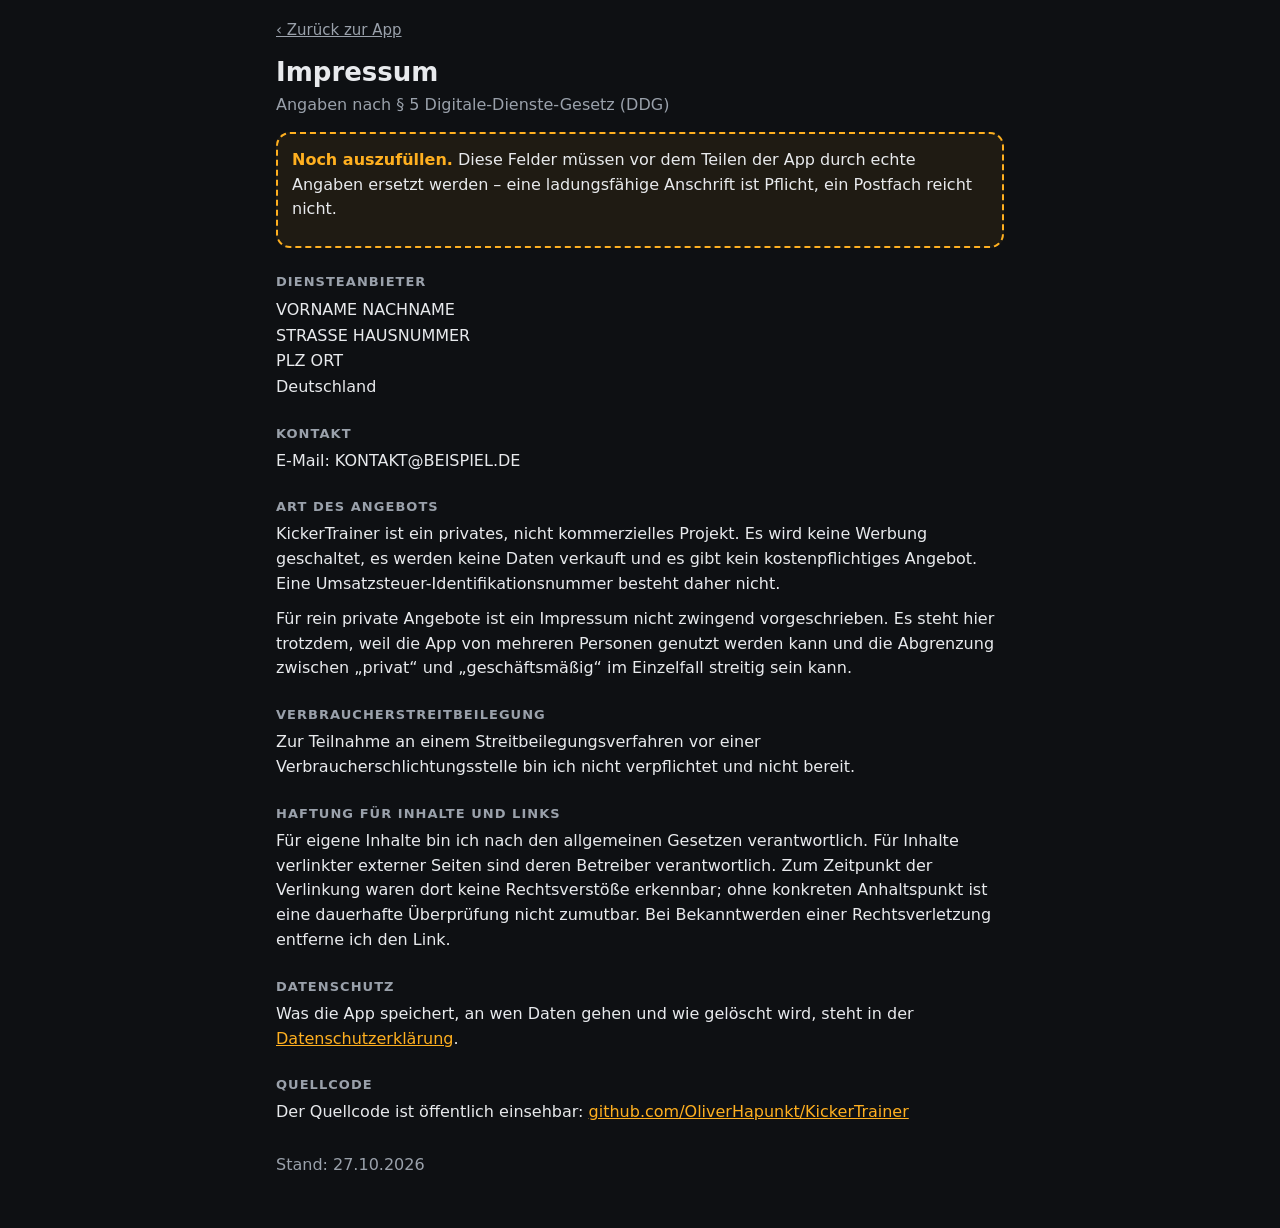
<file: impressum.html>
<!doctype html>
<html lang="de">
<head>
<meta charset="utf-8">
<meta name="viewport" content="width=device-width,initial-scale=1,viewport-fit=cover">
<meta name="theme-color" content="#0e1013">
<title>Impressum · KickerTrainer</title>
<link rel="stylesheet" href="css/app.css">
<style>
  .legal{max-width:760px;margin:0 auto;padding:calc(env(safe-area-inset-top) + 20px) 16px calc(env(safe-area-inset-bottom) + 40px)}
  .legal h1{font-size:26px;margin:0 0 6px}
  .legal h2{font-size:13px;text-transform:uppercase;letter-spacing:.08em;color:var(--mute);margin:26px 0 8px}
  .legal p,.legal li{font-size:16px;line-height:1.55;margin:0 0 10px}
  .legal address{font-style:normal;font-size:16px;line-height:1.6}
  .legal a{color:var(--acc)}
  .legal .back{display:inline-block;margin-bottom:18px;color:var(--mute);font-size:15px}
  .todo{border:2px dashed var(--acc);border-radius:14px;padding:14px;margin:14px 0;background:rgba(255,176,32,.07)}
  .todo b{color:var(--acc)}
</style>
</head>
<body>
<main class="legal">
<a class="back" href="./">‹ Zurück zur App</a>
<h1>Impressum</h1>
<p class="hint" style="margin-top:0">Angaben nach § 5 Digitale-Dienste-Gesetz (DDG)</p>

<!-- ======================================================================
     BITTE AUSFÜLLEN, BEVOR DIE APP MIT ANDEREN GETEILT WIRD.
     Hier dürfen keine erfundenen Angaben stehen: Ein Impressum mit falschen
     Daten ist schlechter als keines. Eine ladungsfähige Anschrift ist Pflicht,
     ein Postfach genügt nicht.
     ====================================================================== -->
<div class="todo">
  <p><b>Noch auszufüllen.</b> Diese Felder müssen vor dem Teilen der App durch echte Angaben ersetzt werden – eine ladungsfähige Anschrift ist Pflicht, ein Postfach reicht nicht.</p>
</div>

<h2>Diensteanbieter</h2>
<address>
  VORNAME NACHNAME<br>
  STRASSE HAUSNUMMER<br>
  PLZ ORT<br>
  Deutschland
</address>

<h2>Kontakt</h2>
<p>E-Mail: KONTAKT@BEISPIEL.DE</p>

<h2>Art des Angebots</h2>
<p>KickerTrainer ist ein privates, nicht kommerzielles Projekt. Es wird keine Werbung
geschaltet, es werden keine Daten verkauft und es gibt kein kostenpflichtiges Angebot.
Eine Umsatzsteuer-Identifikationsnummer besteht daher nicht.</p>
<p>Für rein private Angebote ist ein Impressum nicht zwingend vorgeschrieben. Es steht hier
trotzdem, weil die App von mehreren Personen genutzt werden kann und die Abgrenzung
zwischen „privat“ und „geschäftsmäßig“ im Einzelfall streitig sein kann.</p>

<h2>Verbraucherstreitbeilegung</h2>
<p>Zur Teilnahme an einem Streitbeilegungsverfahren vor einer Verbraucherschlichtungsstelle
bin ich nicht verpflichtet und nicht bereit.</p>

<h2>Haftung für Inhalte und Links</h2>
<p>Für eigene Inhalte bin ich nach den allgemeinen Gesetzen verantwortlich. Für Inhalte
verlinkter externer Seiten sind deren Betreiber verantwortlich. Zum Zeitpunkt der
Verlinkung waren dort keine Rechtsverstöße erkennbar; ohne konkreten Anhaltspunkt ist eine
dauerhafte Überprüfung nicht zumutbar. Bei Bekanntwerden einer Rechtsverletzung entferne
ich den Link.</p>

<h2>Datenschutz</h2>
<p>Was die App speichert, an wen Daten gehen und wie gelöscht wird, steht in der
<a href="datenschutz.html">Datenschutzerklärung</a>.</p>

<h2>Quellcode</h2>
<p>Der Quellcode ist öffentlich einsehbar:
<a href="https://github.com/OliverHapunkt/KickerTrainer">github.com/OliverHapunkt/KickerTrainer</a></p>

<p class="hint" style="margin-top:28px">Stand: 27.10.2026</p>
</main>
</body>
</html>
</file>
<file: css/app.css>
:root{--bg:#0e1013;--panel:#171a1f;--panel2:#1e2229;--line:#2a2f37;--text:#e8eaed;--mute:#9aa1ab;--acc:#ffb020;--hit:#2ecc71;--miss:#ff4d4f;
  /* Segmentfarben: bewusst keine davon gleich der Akzentfarbe (Auswahl/Start) */
  --s1:#4a96ee;--s2:#f0743a;--s3:#22b98a;--s4:#a07cf0;--s5:#e0609a;--tabh:64px}
*{box-sizing:border-box}
html,body{margin:0;background:var(--bg);color:var(--text);font-family:-apple-system,system-ui,"Segoe UI",sans-serif;-webkit-user-select:none;user-select:none;-webkit-tap-highlight-color:transparent;touch-action:manipulation}
button{font:inherit;color:inherit;cursor:pointer}
.hidden{display:none!important}
.screen{max-width:760px;margin:0 auto;padding:calc(env(safe-area-inset-top) + 16px) 16px calc(env(safe-area-inset-bottom) + 24px)}
h1{font-size:28px;margin:4px 0 16px}
h2{font-size:13px;text-transform:uppercase;letter-spacing:.08em;color:var(--mute);margin:0 0 10px;font-weight:600}
.card{background:var(--panel);border:1px solid var(--line);border-radius:16px;padding:14px;margin-bottom:12px}
#hWeak{white-space:pre-line}
.wlive{font-size:15px;color:var(--mute);text-align:center;line-height:1.35}.wlive b{color:var(--acc)}
.wrow{display:grid;grid-template-columns:minmax(110px,1.1fr) 2fr 52px;gap:10px;align-items:center;padding:6px 0;font-size:16px}
.wrow small{display:block;color:var(--mute);font-size:12px}
.wbar{height:14px;background:var(--panel2);border-radius:7px;overflow:hidden}.wbar i{display:block;height:100%;background:var(--acc)}
.wrow b{text-align:right}
.hint{color:var(--mute);font-size:14px;margin:10px 0 0;line-height:1.4}
.chips{display:flex;flex-wrap:wrap;gap:8px}
.chip{padding:11px 16px;border-radius:999px;border:1px solid var(--line);background:var(--panel2);font-size:16px;min-height:44px}
.chip.on{background:var(--acc);color:#111;border-color:var(--acc);font-weight:600}
.sub{margin-top:14px}.sub:first-child{margin-top:0}
.sub>label:not(.row){display:block;font-size:14px;color:var(--mute);margin-bottom:6px}
.row{display:flex;align-items:center;justify-content:space-between;gap:12px;padding:8px 0;font-size:17px}
.row small{display:block;color:var(--mute);font-size:13px}
.row input[type=checkbox]{width:28px;height:28px;accent-color:var(--acc);flex:none}
.sl{display:flex;align-items:center;gap:14px;min-height:48px}.sl .slw{flex:1;min-width:0}.sl output{min-width:78px;text-align:right;font-weight:700;font-size:17px;color:var(--acc)}
.sl input[type=range]{width:100%;margin:0;height:44px;background:transparent;accent-color:var(--acc);-webkit-appearance:none;appearance:none}
.sl input[type=range]::-webkit-slider-runnable-track{height:6px;border-radius:3px;background:var(--line)}
.sl input[type=range]::-webkit-slider-thumb{-webkit-appearance:none;width:30px;height:30px;margin-top:-12px;border-radius:50%;background:var(--acc);border:3px solid #111;box-shadow:0 0 0 1px var(--acc)}
.sl input[type=range]::-moz-range-track{height:6px;border-radius:3px;background:var(--line)}
.sl input[type=range]::-moz-range-thumb{width:24px;height:24px;border-radius:50%;background:var(--acc);border:3px solid #111}
.sl .ticks{display:flex;justify-content:space-between;font-size:12px;color:var(--mute);margin:-4px 2px 0}
.row input[type=range]{flex:1;max-width:260px;accent-color:var(--acc)}
.meter{position:relative;height:16px;background:var(--panel2);border-radius:8px;overflow:hidden;margin-top:8px}
.meter i{position:absolute;left:0;top:0;bottom:0;background:var(--hit);width:0}
.meter.det i{background:var(--acc)}
.mlive{display:grid;grid-template-columns:auto 1fr auto 1fr;gap:6px 8px;align-items:center;font-size:13px;color:var(--mute)}
.mlive .meter{margin-top:0;height:12px}
.mstate{grid-column:1/-1;font-size:13px;min-height:0}
.meter b{position:absolute;top:0;bottom:0;width:3px;background:var(--miss);left:0}
.big{display:block;width:100%;min-height:58px;border-radius:16px;border:1px solid var(--line);background:var(--panel);font-size:19px;font-weight:600;margin-top:10px}
.primary{background:var(--acc);color:#111;border-color:var(--acc)}
.two{display:grid;grid-template-columns:2fr 1fr;gap:8px}
.planitem{display:flex;align-items:center;gap:10px;padding:10px 0;border-bottom:1px solid var(--line);font-size:15px}
.planitem:last-of-type{border-bottom:0}.planitem span{flex:1}.planitem b{color:var(--acc);width:22px}
.planitem button{background:none;border:0;color:var(--mute);font-size:22px;padding:4px 8px}
/* Training */
#train{position:fixed;inset:0;display:flex;flex-direction:column;padding:calc(env(safe-area-inset-top) + 10px) 12px calc(env(safe-area-inset-bottom) + 12px);gap:10px}
.thead{display:grid;grid-template-columns:1fr auto 1fr;align-items:center;gap:8px;font-size:16px;color:var(--mute)}
.thead>div{min-width:0;overflow:hidden;text-overflow:ellipsis;white-space:nowrap}#tRate{text-align:right}
/* Schmal (iPhone): Übungsname links über die volle Breite und umbrechend statt
   abgeschnitten, Zähler rechts daneben, Serie/Quote darunter. Drei gleich breite
   Drittel ließen dem Namen nur ~140 px. */
@media (max-width:500px),(orientation:landscape) and (max-height:520px){
  .thead{grid-template-columns:1fr auto;grid-template-areas:"mode count" "rate rate";font-size:14px;row-gap:2px}
  .thead>div:nth-child(1){grid-area:mode;white-space:normal;line-height:1.25}
  .thead>div:nth-child(2){grid-area:count}
  .thead>#tRate{grid-area:rate;text-align:left}
  .thead>div:empty{display:none}
}
.thead .count{font-size:22px;color:var(--text);font-weight:700;white-space:nowrap}
.status{text-align:center;font-size:clamp(30px,8vw,68px);font-weight:800;min-height:1.25em;line-height:1.25}
.status.alert{color:var(--acc)}.status.late{color:var(--miss)}.status.ok{color:var(--hit)}
.bar{height:8px;background:var(--line);border-radius:4px;overflow:hidden}
.bar i{display:block;height:100%;width:0;background:var(--acc)}
.area{flex:1;min-height:0;display:flex}
.area>*{flex:1}
.segs{display:grid;grid-template-columns:repeat(5,1fr);gap:8px}
.seg{border:3px solid var(--line);background:var(--panel);border-radius:16px;font-size:clamp(34px,9vw,84px);font-weight:800;color:var(--mute);display:flex;align-items:center;justify-content:center;transition:background .12s,opacity .2s}
.off .seg,.off .sbtn{opacity:.45}
.seg{position:relative;overflow:hidden}
.seg::before{content:"";position:absolute;left:0;right:0;top:0;height:6px;background:var(--sc);opacity:.7}
.seg:nth-child(1){--sc:var(--s1)}.seg:nth-child(2){--sc:var(--s2)}.seg:nth-child(3){--sc:var(--s3)}.seg:nth-child(4){--sc:var(--s4)}.seg:nth-child(5){--sc:var(--s5)}
.seg.target{border-color:var(--sc);background:var(--sc);color:#111;box-shadow:0 0 36px var(--sc)}
.seg.target::before{opacity:0}
.segs.ro{pointer-events:none}
.area.split{flex-direction:column;gap:10px}
.area.split>.segs{flex:1.25}.area.split>.simple{flex:1}
.beam{position:absolute;top:0;bottom:0;left:0;width:0;opacity:0;pointer-events:none;background:var(--bc,#ffb020);z-index:0}
.beam.on{opacity:.3;animation:beamIn .7s ease-out}
@keyframes beamIn{0%{opacity:1}100%{opacity:.3}}
#train>*:not(.beam){position:relative;z-index:1}
.seg.pulse{animation:pulse .3s 2}
/* Reaktionsschießen: grau = zu, grün (pulsierend) = Lücke, Bernstein-Rahmen = Ziel, blau/violett/weiß = Ablenkung */
.seg.rx{background:#23262d;border-color:#2b2f38;color:#8a8f99;transition:none}
.seg.rx::before{opacity:0}
.seg.rx.open{background:var(--hit);border-color:var(--hit);color:#0b1f12;box-shadow:0 0 34px var(--hit);animation:rxPulse .5s ease-in-out infinite alternate}
@keyframes rxPulse{from{filter:brightness(1)}to{filter:brightness(1.3)}}
.seg.rx.tgt{outline:7px solid var(--acc);outline-offset:-9px;box-shadow:0 0 30px rgba(255,176,32,.55)}
.seg.rx.tgt:not(.open){color:var(--acc)}
.seg.rx.tgt.open{box-shadow:0 0 0 2px var(--acc),0 0 52px var(--hit)}
.seg.rx.d1{background:#2f63c8;border-color:#2f63c8;color:#e8eefc}
.seg.rx.d2{background:#7d4fd6;border-color:#7d4fd6;color:#f1eafe}
.seg.rx.d3{background:#e8eaed;border-color:#e8eaed;color:#2a2d33}
#flash{position:fixed;inset:0;background:#eafff1;opacity:0;pointer-events:none;z-index:50}
#flash.on{animation:flashA .25s ease-out}
@keyframes flashA{0%{opacity:.9}100%{opacity:0}}
.dchk{margin-top:6px}
.hint.warn{color:var(--acc)}
@keyframes pulse{50%{filter:brightness(1.35)}}
.fhit{background:var(--hit)!important;color:#000!important;border-color:var(--hit)!important}
.fmiss{background:var(--miss)!important;color:#000!important;border-color:var(--miss)!important}
.simple{display:grid;grid-template-columns:1fr 1fr;gap:10px}
.sbtn{border-radius:20px;font-size:clamp(28px,7vw,56px);font-weight:800;border:3px solid}
.sbtn.yes{background:#13281c;border-color:#1f5a35;color:#6fe39b}
.sbtn.no{background:#2a1517;border-color:#5a2226;color:#ff8a8c}
.readybtn{border-radius:24px;border:3px dashed var(--acc);background:rgba(255,176,32,.08);color:var(--acc);font-size:clamp(40px,11vw,96px);font-weight:800}
.tfoot{display:flex;gap:8px}
.tfoot button{flex:1;min-height:64px;border-radius:16px;border:1px solid var(--line);background:var(--panel);font-size:19px;font-weight:600;display:flex;flex-direction:column;align-items:center;justify-content:center;gap:2px;line-height:1.1}
.tfoot .ico{font-size:22px}.tfoot small{font-size:13px;font-weight:600;color:var(--mute)}
.tfoot .miss{flex:2.4;background:#2a1517;border-color:#5a2226;color:#ff8a8c;font-size:22px}
.ver{padding:12px 0;-webkit-tap-highlight-color:transparent;text-align:center;font-size:12px;color:var(--mute);opacity:.45;margin:18px 0 0;letter-spacing:.04em}
.card input[type=email],.card input[type=text]{display:block;width:100%;min-height:54px;border-radius:14px;border:1px solid var(--line);background:var(--panel2);color:var(--text);font:inherit;font-size:19px;padding:0 14px;margin-top:6px;-webkit-user-select:text;user-select:text;-webkit-appearance:none;appearance:none}
.card input[type=email]:focus,.card input[type=text]:focus{outline:2px solid var(--acc);outline-offset:0}
#acToken{letter-spacing:.3em;text-align:center;font-size:26px}
.big:disabled{opacity:.45}
/* Overlay */
.overlay{position:fixed;inset:0;background:rgba(0,0,0,.78);display:flex;align-items:center;justify-content:center;padding:16px;z-index:10}
.sheet{background:var(--panel);border:1px solid var(--line);border-radius:20px;padding:20px;width:100%;max-width:520px;max-height:90dvh;overflow:auto}
.bigpct{font-size:60px;font-weight:800;text-align:center;line-height:1}
.center{text-align:center;color:var(--mute);margin:6px 0 12px}
.segrow{display:grid;grid-template-columns:repeat(var(--c,5),1fr);gap:6px;margin:10px 0}
.segrow div{background:var(--panel2);border-radius:10px;padding:8px 2px;text-align:center;font-size:13px;color:var(--mute)}
.segrow b{display:block;font-size:18px;color:var(--text)}
.kv{display:flex;justify-content:space-between;gap:10px;padding:7px 0;border-bottom:1px solid var(--line);font-size:16px}
.kv:last-child{border-bottom:0}.kv span{color:var(--mute)}
.blockh{font-size:15px;font-weight:700;margin:14px 0 4px;color:var(--acc)}
/* Stats */
.shead button{background:none;border:0;color:var(--acc);font-size:18px;padding:8px 0}
.tiles{display:grid;grid-template-columns:repeat(4,1fr);gap:8px}
.tile{background:var(--panel2);border-radius:12px;padding:10px;text-align:center}
.tile b{display:block;font-size:22px}.tile span{font-size:13px;color:var(--mute)}
.trend{display:flex;align-items:flex-end;gap:4px;height:120px;padding-top:6px}
.trend div{flex:1;max-width:36px;background:var(--acc);border-radius:4px 4px 0 0;min-height:2px}
table.hm{width:100%;border-collapse:separate;border-spacing:4px;font-size:14px}
.hm th{color:var(--mute);font-weight:600}.hm td{text-align:center;border-radius:8px;padding:8px 2px;background:var(--panel2)}
.hm td small{display:block;font-size:10px;opacity:.75}
.hm td:first-child{text-align:left;background:none;color:var(--mute)}
/* Statistik v3 */
.filters{display:flex;flex-direction:column;gap:8px;margin-bottom:14px}

.filters .chip{min-height:38px;padding:8px 13px;font-size:15px}
.chart{display:block;overflow:visible;max-width:100%}
.chart text{fill:#9aa1ab;font-size:12.5px;font-family:inherit}
.chart .val{fill:#e8eaed;font-weight:600}
.chart .grid{stroke:#2a2f37;stroke-width:1}
.chart .ln{fill:none;stroke:#ffb020;stroke-width:2.5;stroke-linejoin:round;stroke-linecap:round}
.chart .hit{fill:transparent;cursor:pointer}
.scrollx{overflow-x:auto}
.hero{display:flex;align-items:flex-end;gap:18px;flex-wrap:wrap}
.hero .heronum{font-size:60px;font-weight:800;line-height:.95}
.hero .hl{color:var(--mute);font-size:15px;margin-bottom:4px}
.delta{font-size:15px;font-weight:700}.delta.up{color:var(--hit)}.delta.down{color:var(--miss)}.delta span{color:var(--mute);font-weight:400}
.legend{display:flex;gap:6px 16px;flex-wrap:wrap;font-size:13px;color:var(--mute);margin-top:10px}
.legend i{display:inline-block;width:10px;height:10px;border-radius:3px;margin-right:6px;vertical-align:-1px}
.srow{padding:12px 0;border-bottom:1px solid var(--line)}.srow:last-of-type{border-bottom:0}
.srow.ex{opacity:.55}
.srow .top{display:flex;justify-content:space-between;gap:10px;font-size:16px;cursor:pointer}
.srow small{color:var(--mute);font-size:13px;display:block;margin-top:3px;cursor:pointer}
.badge{font-size:11px;border:1px solid var(--line);border-radius:6px;padding:1px 6px;color:var(--mute);margin-left:8px;vertical-align:2px}
.acts{display:flex;flex-wrap:wrap;gap:8px;margin-top:10px}
.acts button{padding:9px 14px;border-radius:10px;border:1px solid var(--line);background:var(--panel2);font-size:15px}
.entries{margin-top:10px;max-height:420px;overflow:auto}
.erow{display:flex;align-items:center;gap:5px;padding:6px 0;border-top:1px solid var(--line);font-size:14px;flex-wrap:wrap}
.erow span{flex:1;min-width:130px;color:var(--mute)}
.eb{min-width:36px;height:36px;border-radius:9px;border:1px solid var(--line);background:var(--panel2);font-size:15px;padding:0 6px}
.eb.on{background:var(--hit);color:#000;border-color:var(--hit);font-weight:700}
.eb.onm{background:var(--miss);color:#000;border-color:var(--miss);font-weight:700}
#tip{position:fixed;z-index:30;background:#000;border:1px solid #3a404a;border-radius:10px;padding:8px 11px;font-size:14px;line-height:1.4;pointer-events:none;max-width:260px;white-space:pre-line;box-shadow:0 6px 20px rgba(0,0,0,.5)}
/* Test */
.say{font-size:44px;font-weight:800;text-align:center;margin:8px 0}
.heard{text-align:center;color:var(--mute);min-height:1.4em;font-size:18px}
.verdict{text-align:center;font-size:30px;font-weight:800;min-height:1.3em}
.toast{position:fixed;left:50%;bottom:calc(env(safe-area-inset-bottom) + var(--tabh) + 20px);transform:translateX(-50%);background:#000;border:1px solid var(--line);padding:10px 16px;border-radius:12px;z-index:60;font-size:15px;max-width:90vw}
@media (max-width:420px){.tiles{grid-template-columns:repeat(2,1fr)}}

/* ===== v3.3 Redesign ===== */
.screen.tabbed{padding-bottom:calc(env(safe-area-inset-bottom) + var(--tabh) + 24px)}
.ptitle{margin:4px 0 16px}.ptitle h1{margin:0}
.brand{display:block;font-size:13px;font-weight:700;letter-spacing:.08em;text-transform:uppercase;color:var(--acc)}
/* Segmented Control: eine Auswahl aus wenigen Optionen */
.chips.sc{flex-wrap:nowrap;gap:3px;background:var(--panel2);border:1px solid var(--line);border-radius:14px;padding:3px}
.chips.sc .chip{flex:1 1 0;min-width:0;min-height:44px;padding:8px 6px;border:0;border-radius:11px;background:transparent;font-size:15px;white-space:nowrap;overflow:hidden;text-overflow:ellipsis}
.chips.sc .chip.on{background:var(--acc);color:#111}
/* Mehrfachauswahl: Häkchen */
.chips.multi .chip.on::before{content:"✓ ";font-weight:800}
.lmulti{font-size:12px;color:var(--mute);opacity:.8;margin-left:6px}
.sep{height:1px;background:var(--line);margin:16px -14px 2px}
/* Aktuelle Übung */
.qhead{display:flex;align-items:center;justify-content:space-between;gap:10px}.qhead h2{margin:0}
.link{background:none;border:0;color:var(--acc);font-size:16px;font-weight:600;padding:8px 0 8px 12px;min-height:44px}
.qcard>#cLvl{margin-bottom:10px}.qcard>#cLvl .chip{min-height:38px;font-size:14px}
.qcard #simpleWrap{margin-top:12px}.qhead.tap{cursor:pointer}.link.pill{border:1px solid var(--acc);border-radius:22px;padding:6px 14px;min-height:40px}.link.pill .chev{font-size:13px;margin-left:4px}
.qsum{font-size:19px;font-weight:600;line-height:1.4;margin:6px 0 2px}
.qsum small{display:block;font-size:14px;font-weight:400;color:var(--mute);margin-top:2px}
#cfgWrap{margin-top:8px}
/* Meine Übungen */
.prow{display:flex;align-items:center;gap:8px;padding:8px 0;border-bottom:1px solid var(--line)}.prow:last-child{border-bottom:0}
.prow .pmain{flex:1;min-width:0;background:none;border:0;text-align:left;padding:6px 0;min-height:44px}
.prow .pmain b{display:block;font-size:17px}.prow .pmain small{display:block;font-size:13px;color:var(--mute);white-space:nowrap;overflow:hidden;text-overflow:ellipsis}
.prow .pgo{width:52px;height:44px;border-radius:12px;border:0;background:var(--acc);color:#111;font-size:18px;font-weight:800;flex:none}
.prow .pdel{width:40px;height:44px;border:0;background:none;color:var(--mute);font-size:22px;flex:none}
/* Tab-Leiste */
.tabbar{position:fixed;left:0;right:0;bottom:0;z-index:6;display:flex;justify-content:center;background:rgba(18,20,24,.94);-webkit-backdrop-filter:blur(14px);backdrop-filter:blur(14px);
  border-top:1px solid var(--line);padding-bottom:env(safe-area-inset-bottom)}
.tabbar button{flex:1;max-width:200px;height:var(--tabh);background:none;border:0;color:var(--mute);display:flex;flex-direction:column;align-items:center;justify-content:center;gap:4px;font-size:12px;font-weight:600}
.tabbar svg{width:26px;height:26px;fill:none;stroke:currentColor;stroke-width:1.8;stroke-linecap:round;stroke-linejoin:round}.tabbar svg .f{fill:currentColor}
.tabbar button.on{color:var(--acc)}
/* Schalter statt Checkbox */
input.sw{-webkit-appearance:none;appearance:none;width:52px!important;height:32px!important;border-radius:16px;background:#3a404a;position:relative;flex:none;cursor:pointer;transition:background .2s;margin:0}
input.sw::after{content:"";position:absolute;top:3px;left:3px;width:26px;height:26px;border-radius:50%;background:#fff;transition:transform .2s;box-shadow:0 1px 3px rgba(0,0,0,.4)}
input.sw:checked{background:var(--hit)}input.sw:checked::after{transform:translateX(20px)}
input.sw:disabled{opacity:.4}
.danger{color:var(--miss)}
.two.eq{grid-template-columns:1fr 1fr}
.card .two .big{font-size:17px}
/* Statistik: horizontal scrollbare Filter mit ausblendendem Rand */
.filters .chips.sc .chip{min-height:40px;font-size:14px}
.filters .chips.scroll{flex-wrap:nowrap;overflow-x:auto;scrollbar-width:none;-webkit-mask-image:linear-gradient(to right,#000 85%,transparent);mask-image:linear-gradient(to right,#000 85%,transparent);padding-right:24px}
.filters .chips.scroll::-webkit-scrollbar{display:none}.filters .chips.scroll .chip{flex:none}
.pinrow{display:flex;margin-bottom:8px}

/* ===== Gamification ===== */
.lvl{padding:14px 14px 12px}
.lvltop{display:flex;align-items:center;gap:12px}
.lvlnum{width:52px;height:52px;border-radius:16px;flex:none;display:flex;align-items:center;justify-content:center;font-size:26px;font-weight:800;color:#111;
  background:linear-gradient(135deg,#ffd166,var(--acc) 60%,#e8890c);box-shadow:0 4px 18px rgba(255,176,32,.25)}
.lvlinfo{flex:1;min-width:0}.lvlinfo b{display:block;font-size:18px}.lvlinfo small{display:block;color:var(--mute);font-size:14px;margin-top:2px}
.lvltoday{text-align:right;font-size:22px;font-weight:800;color:var(--hit);line-height:1}.lvltoday small{display:block;font-size:12px;font-weight:600;color:var(--mute)}
.chbar{height:10px;background:var(--panel2);border-radius:5px;overflow:hidden;margin:8px 0 4px}
.chbar i{display:block;height:100%;background:var(--acc);border-radius:5px;transition:width .4s}
.lvlbar{height:8px;margin:12px 0 0}.lvlbar i{background:linear-gradient(90deg,#e8890c,#ffd166)}
.chcard{display:flex;align-items:center;gap:12px;padding:12px 0;border-bottom:1px solid var(--line)}
.chcard:last-child{border-bottom:0}.card>.chcard:first-of-type{padding-top:6px}
.chico{width:44px;height:44px;border-radius:13px;background:var(--panel2);flex:none;display:flex;align-items:center;justify-content:center;font-size:22px}
.chico.seg{background:var(--sc);color:#111;font-size:22px;font-weight:800}
.chbody{flex:1;min-width:0}
.chtop{display:flex;justify-content:space-between;align-items:baseline;gap:8px}.chtop b{font-size:17px}
.chxp{font-size:13px;font-weight:700;color:var(--acc);white-space:nowrap}
.chbody p{margin:3px 0 0;font-size:14px;color:var(--mute);line-height:1.35}
.chbody small{display:block;font-size:13px;color:var(--mute)}
.chcard.done .chico{opacity:.6}.chcard.done .chxp,.okc{color:var(--hit)!important}
.chact{display:flex;flex-direction:column;gap:6px;flex:none;align-items:flex-end}
.chstart{min-height:40px;padding:0 14px;border-radius:12px;border:1px solid var(--acc);background:rgba(255,176,32,.12);color:var(--acc);font-size:15px;font-weight:700}
.chstart.ghost{border-color:var(--line);background:none;color:var(--mute);font-weight:600}
.chact .pgo{width:52px;height:44px;border-radius:12px;border:0;background:var(--acc);color:#111;font-size:18px;font-weight:800}
.chact .pdel{width:44px;height:36px;border:0;background:none;color:var(--mute);font-size:22px}
.chpromo{display:flex;align-items:center;gap:12px;width:100%;text-align:left}
.chpromo b{display:block;font-size:17px}.chpromo small{display:block;color:var(--mute);font-size:14px;margin-top:2px}.chpromo>span:nth-child(2){flex:1}
.chev{font-size:28px;color:var(--mute)}
.chsum{display:grid;grid-template-columns:1fr 1fr;gap:8px;text-align:center}
.chsum b{display:block;font-size:26px}.chsum small{color:var(--mute);font-size:13px}
.chh{margin:18px 0 8px}
.chlist{padding-top:6px;padding-bottom:6px}
/* Auswertung nach der Session */
.gwin{display:flex;align-items:center;gap:8px;flex-wrap:wrap;background:rgba(46,204,113,.12);border:1px solid rgba(46,204,113,.45);border-radius:14px;padding:12px 14px;margin:12px 0 0;font-size:16px;animation:gwin .6s ease-out}
.gwin span{margin-left:auto;color:var(--hit);font-weight:700}
.gwin.lvlup{background:rgba(255,176,32,.12);border-color:rgba(255,176,32,.5)}.gwin.lvlup span{color:var(--acc)}
@keyframes gwin{0%{transform:scale(.92);opacity:0}60%{transform:scale(1.03)}100%{transform:scale(1);opacity:1}}
.gxp{margin:14px 0 4px;text-align:center}.gxp>span{font-size:24px;font-weight:800;color:var(--acc)}.gxp small{color:var(--mute);font-size:13px}

/* ===== v3.5 Paket 1 ===== */
/* Icons */
.ic{width:22px;height:22px;fill:none;stroke:currentColor;stroke-width:1.8;stroke-linecap:round;stroke-linejoin:round;flex:none;vertical-align:middle}
.ic .f{fill:currentColor;stroke:none}
.tfoot .ic{width:24px;height:24px}
.pgo .ic{width:20px;height:20px}.pdel .ic{width:20px;height:20px}
.chico .ic{width:24px;height:24px;color:var(--acc)}
.chev{width:22px;height:22px;color:var(--mute)}
.gwin .ic{width:22px;height:22px}
.streak{display:inline-flex;align-items:center;gap:2px;color:var(--acc);font-weight:700;margin-left:4px}.streak .ic{width:16px;height:16px}
.eb .ic{width:18px;height:18px}
/* Kopf Training: Titel + Level-Abzeichen */
.phead{display:flex;align-items:center;justify-content:space-between;gap:12px}
.lvlchip{display:flex;align-items:center;gap:8px;background:var(--panel);border:1px solid var(--line);border-radius:999px;padding:5px 14px 5px 5px;min-height:44px}
.lvlc{width:34px;height:34px;border-radius:50%;display:flex;align-items:center;justify-content:center;font-weight:800;font-size:17px;color:#111;background:linear-gradient(135deg,#ffd166,var(--acc) 60%,#e8890c)}
.lvlt{display:flex;flex-direction:column;gap:4px;font-size:12px;font-weight:700;color:var(--mute);text-align:left}
.lvlt i{display:block;width:56px;height:5px;border-radius:3px;background:var(--panel2);overflow:hidden}.lvlt b{display:block;height:100%;background:var(--acc)}
/* Hauptkarte */
.qcard{border-color:#3a3220;background:linear-gradient(180deg,#1d1a14,var(--panel) 70%);padding:16px}
.qcard .qsum{font-size:21px}
.qbtns{margin-top:6px}.qbtns .big{margin-top:8px}
/* Pass-Skizze */
.pviz{display:flex;align-items:center;justify-content:center;min-height:0;background:var(--panel);border:1px solid var(--line);border-radius:16px;padding:6px}
.pviz svg{width:100%;height:100%;max-height:100%}
.pviz .field{fill:#13261b;stroke:#2c4a36;stroke-width:2}
.pviz .rod{stroke:#3b4250;stroke-width:2}
.pviz .arr{fill:none;stroke-width:5;stroke-linecap:round;stroke-linejoin:round}
.pviz .plbl{font-size:17px;font-weight:800;font-family:inherit}
.area.split>.pviz{flex:1}
/* Dialoge */
.dlg{z-index:40;animation:dlgIn .15s ease-out}
@keyframes dlgIn{from{opacity:0}to{opacity:1}}
.dsheet{max-width:440px}
.dtitle{margin:0 0 8px;font-size:20px}
.dmsg{margin:0 0 6px;color:var(--mute);font-size:16px;line-height:1.45}.dmsg b{color:var(--text)}
.dinput{display:block;width:100%;min-height:54px;border-radius:14px;border:1px solid var(--line);background:var(--panel2);color:var(--text);font:inherit;font-size:19px;padding:0 14px;margin-top:10px;-webkit-user-select:text;user-select:text;-webkit-appearance:none;appearance:none}
.dinput:focus{outline:2px solid var(--acc);outline-offset:0}
.dbtns{display:flex;flex-direction:column;gap:0;margin-top:8px}
.dangerbtn{background:var(--miss);border-color:var(--miss);color:#111}
.onbico{display:flex;justify-content:center;margin:4px 0 10px}.onbico .ic{width:56px;height:56px;color:var(--acc);stroke-width:1.5}
.onbdots{display:flex;justify-content:center;gap:6px;margin:14px 0 4px}.onbdots i{width:8px;height:8px;border-radius:50%;background:var(--line)}.onbdots i.on{background:var(--acc)}
/* Auswertung: Inhalt scrollt, Buttons fest */
#summaryBody{display:flex;flex-direction:column;padding:0;overflow:hidden}
.sumscroll{overflow:auto;padding:20px 20px 8px;-webkit-overflow-scrolling:touch}
.sumfoot{padding:4px 20px calc(16px + env(safe-area-inset-bottom));border-top:1px solid var(--line);background:var(--panel)}
.sumhead{display:grid;grid-template-columns:repeat(auto-fit,minmax(150px,1fr));gap:8px}
.sumdet{margin-top:18px;padding-top:12px;border-top:1px solid var(--line)}.sumdet h2{margin-bottom:4px}
/* Statistik zweispaltig (iPad quer) */
@media (min-width:1000px){#stats.screen{max-width:1180px}}
#statsBody.two{display:grid;grid-template-columns:1fr 1fr;gap:0 12px;align-items:start}
#statsBody.two>.card.wide{grid-column:1/-1}

/* ===== v3.6 Paket 2 ===== */
/* Daneben mit Richtung: ← links | Treffer | rechts → (räumlich wie am Tor) */
.simple.dir{grid-template-columns:1fr 1.5fr 1fr}
.sbtn.dir{display:flex;flex-direction:column;align-items:center;justify-content:center;gap:6px;font-size:clamp(34px,8vw,64px);line-height:1;padding:6px}
.sbtn.dir small{font-size:clamp(13px,2.6vw,20px);font-weight:700;line-height:1.15}
.tfoot .mdir{flex:1.2;font-size:18px}

/* ===== v3.7 Paket 3 ===== */
#hPr{white-space:pre-line}
.lpsub{color:var(--mute);font-size:14px}
.lpsteps{display:grid;grid-template-columns:repeat(3,1fr);gap:8px;margin:10px 0 12px}
.lps{display:flex;align-items:center;gap:8px;padding:8px 10px;border-radius:12px;background:var(--panel2);border:1px solid transparent;font-size:14px;font-weight:600;color:var(--mute);min-width:0}
.lps i{width:24px;height:24px;border-radius:50%;flex:none;display:flex;align-items:center;justify-content:center;font-style:normal;font-size:13px;font-weight:800;background:var(--line);color:var(--text)}
.lps span{overflow:hidden;text-overflow:ellipsis;white-space:nowrap}
.lps.cur{border-color:var(--acc);color:var(--text)}.lps.cur i{background:var(--acc);color:#111}
.lps.done{color:var(--text)}.lps.done i{background:var(--hit);color:#111}.lps.done .ic{width:15px;height:15px;stroke-width:2.4}
.lpnow{margin:0 0 4px;line-height:1.45}
.lpprog{display:block;color:var(--mute);font-size:13px;margin-bottom:6px}
.lpcard .big,.stdcard .big{margin-top:8px}
.stdcard.due{border-color:#3a3220}
.stdcard .link{padding-left:0}
.stdcard .up,.kv .up{color:var(--hit)}.stdcard .down,.kv .down{color:var(--miss)}
.kv b .up,.kv b .down{font-size:13px;font-weight:600;margin-left:4px}
.prres{border-radius:14px;padding:12px 14px;margin:12px 0 0;border:1px solid var(--line)}
.prres b{display:block;font-size:19px}.prres small{color:var(--mute);font-size:14px}
.prres.ok{background:rgba(46,204,113,.12);border-color:rgba(46,204,113,.45)}.prres.ok b{color:var(--hit)}
.prres.miss{background:rgba(255,77,79,.08);border-color:rgba(255,77,79,.35)}
@media (max-width:420px){.lps{padding:8px 6px;gap:5px;font-size:13px}}

/* v3.8: Erklärungsknöpfe (ⓘ), Wörterbuch-Tabelle, Daneben-Knöpfe */
.tipb{display:inline-flex;align-items:center;justify-content:center;min-width:28px;height:28px;padding:0 4px;margin-left:4px;border:0;border-radius:50%;background:transparent;color:var(--mute);font-size:17px;line-height:1;vertical-align:middle;cursor:pointer}
.tipb:active{color:var(--acc)}
.thead .tipb{margin:0 6px 0 0}
.vt{width:100%;border-collapse:collapse;margin:4px 0 10px;font-size:15px}
.vt th{text-align:left;color:var(--text);font-size:14px;padding:10px 0 4px;border-bottom:1px solid var(--line)}
.vt td{padding:5px 8px 5px 0;vertical-align:top;color:var(--mute);line-height:1.35}
.vt td:first-child{color:var(--text);white-space:nowrap;font-weight:600}
.vt td b{color:var(--text)}
.tfoot .miss span{font-size:inherit}
.tfoot .mdir span{font-size:28px;line-height:1}
.tfoot .miss small{color:inherit;opacity:.75}

/* ---------- v3.9: zwei Hälften (Üben / Spielen) ---------- */
/* Spielen trägt Türkis statt Bernstein. Nur die Akzentfarbe wird getauscht,
   bewusst nicht Grün: --hit ist schon grün und würde beim Üben kollidieren. */
body.play{--acc:#1fb8a6}

/* Tab-Leiste mit 5 Plätzen: Der Umschalter bekommt eine feste Breite,
   die vier Ziel-Tabs teilen den Rest. Die Beschriftung geht auf 11px zurück –
   mit 12px passt „Einstellungen“ bei 375 px Breite nicht mehr in seinen Platz
   (iOS beschriftet Tab-Leisten ohnehin mit 10pt). */
.tabbar button{min-width:0;font-size:11px;padding:0 4px}
.tabbar button span{overflow:hidden;text-overflow:ellipsis;white-space:nowrap;max-width:100%}
.modesw{flex:0 0 76px!important;max-width:76px!important;position:relative;color:var(--text)!important}
.modesw::after{content:"";position:absolute;right:0;top:12px;bottom:12px;border-right:1px solid var(--line)}
.modesw .ic{width:24px;height:24px;fill:none;stroke:currentColor;stroke-width:1.8;stroke-linecap:round;stroke-linejoin:round}
.modesw span{font-size:11px;color:var(--mute)}
.modesw:active{background:var(--panel2)}
@media (max-width:360px){.modesw{flex:0 0 62px!important;max-width:62px!important}.tabbar button{font-size:10px}}

/* Platzhalter-Bildschirme der Spielen-Hälfte */
.lead{margin:0;font-size:16px;line-height:1.45}
.bullets{margin:12px 0 0;padding-left:20px;color:var(--mute);font-size:15px;line-height:1.5}
.bullets li{margin-bottom:6px}.bullets b{color:var(--text)}
.planrows{display:flex;flex-direction:column;gap:2px}
.planrow{display:flex;align-items:center;gap:10px;padding:7px 0;font-size:15px;color:var(--mute)}
.planrow.done{color:var(--text)}
.planrow .ic{width:20px;height:20px;flex:none;color:var(--acc)}
.planrow i{width:20px;height:20px;flex:none;border:2px solid var(--line);border-radius:50%}

/* ---------- v3.10: Spiel anlegen und zählen ---------- */
/* Aufstellung */
.lineup{display:grid;grid-template-columns:1fr 1fr;gap:8px}
.slot{min-height:64px;border-radius:14px;border:2px dashed var(--line);background:var(--panel2);
  display:flex;flex-direction:column;align-items:flex-start;justify-content:center;gap:2px;padding:8px 12px;text-align:left}
.slot small{color:var(--mute);font-size:12px}
.slot b{font-size:17px;color:var(--mute)}
.slot.set{border-style:solid;border-color:var(--acc)}
.slot.set b{color:var(--text)}
/* Auswahlliste im Dialog */
.picklist{display:flex;flex-direction:column;gap:6px;margin:8px 0 4px;max-height:50vh;overflow:auto}
.pickrow{display:flex;align-items:baseline;gap:8px;min-height:48px;padding:10px 14px;border-radius:12px;
  border:1px solid var(--line);background:var(--panel2);font-size:17px;text-align:left}
.pickrow small{color:var(--mute);font-size:13px;margin-left:auto}
/* Liste der letzten Spiele */
.mrow{display:flex;align-items:center;gap:10px;padding:9px 0;border-top:1px solid var(--line);font-size:15px}
.mrow:first-of-type{border-top:0}
.mrow b{font-size:19px}.mrow small{display:block;color:var(--mute);font-size:13px}
.mrow span{margin-left:auto;color:var(--mute);font-size:13px;white-space:nowrap}

/* Zählbildschirm: Vollbild wie der Trainingsbildschirm */
#match{position:fixed;inset:0;display:flex;flex-direction:column;
  padding:calc(env(safe-area-inset-top) + 10px) 12px calc(env(safe-area-inset-bottom) + 12px);gap:8px}
.mhead{display:flex;justify-content:space-between;gap:10px;font-size:15px;color:var(--mute)}
.mscore{display:flex;align-items:center;justify-content:center;gap:10px;line-height:1}
.mscore b{font-size:clamp(44px,13vw,86px);font-weight:800}
.mscore i{font-size:clamp(28px,8vw,54px);color:var(--mute);font-style:normal}
.msync{text-align:center;font-size:13px;color:var(--acc)}
.marea{flex:1;min-height:0;display:flex;gap:10px}
.marea.off{opacity:.5;pointer-events:none}
.tcol{flex:1;display:flex;flex-direction:column;gap:8px;min-width:0}
.tsep{width:1px;background:var(--line);flex:none}
.ptile{flex:1;border-radius:18px;border:3px solid var(--line);background:var(--panel);
  display:flex;flex-direction:column;align-items:center;justify-content:center;gap:4px;min-width:0;padding:6px}
.ptile b{font-size:clamp(20px,5.5vw,34px);font-weight:800;max-width:100%;overflow:hidden;text-overflow:ellipsis;white-space:nowrap}
.ptile small{font-size:13px;color:var(--mute);text-transform:uppercase;letter-spacing:.06em}
.ptile:active{background:var(--acc);border-color:var(--acc);color:#111}
.ptile:active small{color:#111}
.ptile.big2 b{font-size:clamp(26px,7vw,44px)}
.swapbtn{flex:none;min-height:48px;border-radius:12px;border:1px solid var(--line);background:var(--panel2);
  color:var(--mute);font-size:15px;display:flex;align-items:center;justify-content:center;gap:8px}
.swapbtn .ic{width:20px;height:20px}
.tfoot .own{background:var(--panel2);border-color:var(--line);font-size:17px}
.tfoot .own.on{background:var(--acc);border-color:var(--acc);color:#111;font-weight:700}
/* Links, die wie Knöpfe aussehen (Impressum, Datenschutz) */
.linkbtn{display:flex;align-items:center;justify-content:center;text-decoration:none;color:var(--text)}

/* ---------- v3.11: Lobby ---------- */
.codecard .code{font-size:clamp(44px,13vw,72px);font-weight:800;letter-spacing:.12em;text-align:center;
  color:var(--acc);margin:6px 0 2px;font-variant-numeric:tabular-nums}
.lrow{display:flex;align-items:center;gap:8px;padding:9px 0;border-top:1px solid var(--line);font-size:17px}
.lrow b{flex:1;min-width:0;overflow:hidden;text-overflow:ellipsis;white-space:nowrap;font-weight:600}
.lrow b small{color:var(--mute);font-size:12px;font-weight:600}
.lrow.empty b{color:var(--mute);font-weight:400}
.lbtn{min-height:40px;padding:0 12px;border-radius:10px;border:1px solid var(--line);background:var(--panel2);
  color:var(--mute);font-size:14px;flex:none}
.lbtn.del{color:var(--miss);min-width:40px;padding:0 10px}
.lpos{color:var(--mute);font-size:14px;flex:none}
/* Offene Bestätigungen hervorheben */
.card.todo{border-color:var(--acc);background:rgba(31,184,166,.06)}
.card.todo .mrow{cursor:pointer}

/* ===== v3.13 Kalibrierung ===== */
.calmsg{font-size:26px;font-weight:800;text-align:center;margin:6px 0;line-height:1.2}
.calmsg.alert{color:var(--acc)}.calmsg.ok{color:var(--hit)}.calmsg.late{color:var(--miss)}
.caldots{display:grid;grid-template-columns:repeat(3,1fr);gap:8px;margin:10px 0}
.caldots>div{background:var(--panel2);border:1px solid var(--line);border-radius:12px;padding:8px 4px;text-align:center}
.caldots>div.on{border-color:var(--hit)}
.caldots b{display:block;font-size:22px}
.caldots small{display:block;color:var(--mute);font-size:12px;min-height:1.2em;line-height:1.25}

/* ===== v3.13 Training im Querformat am Handy =====
   Hochkant ist der Trainingsbildschirm eine Spalte: Kopf, Status, Felder, Tasten. Quer fehlt dafür die Höhe
   (≈ 350 px), und alles lief übereinander. Jetzt zwei Spalten:
   links  Kopf, Status/Rückmeldung (groß), Balken, kleine Sensoranzeige
   rechts die Felder (Segmente 1–5 bzw. Treffer/Daneben bzw. BEREIT) und darunter die Tasten
   Nur Handys: iPads sind quer hoch genug und bleiben beim Hochkant-Layout. */
@media (orientation:landscape) and (max-height:520px){
  #train{display:grid;grid-template-columns:minmax(0,5fr) minmax(0,8fr);grid-template-rows:auto minmax(0,1fr) auto auto auto;
    grid-template-areas:"head area" "stat area" "bar area" "wlive area" "mlive foot";
    column-gap:12px;row-gap:4px;
    padding:calc(env(safe-area-inset-top) + 6px) max(12px,env(safe-area-inset-right)) calc(env(safe-area-inset-bottom) + 6px) max(12px,env(safe-area-inset-left))}
  #train .thead{grid-area:head}
  #train .status{grid-area:stat;align-self:center;text-align:left;font-size:clamp(22px,9.5vh,42px);line-height:1.12;min-height:0;overflow-wrap:anywhere}
  #train .status.long{font-size:clamp(16px,6.2vh,27px);line-height:1.2} /* lange Texte (Auto-Treffer + Hinweis) kleiner, damit sie in die Spalte passen */
  #train .bar{grid-area:bar}
  #train .wlive{grid-area:wlive;font-size:12px;text-align:left}
  #train .mlive{grid-area:mlive;font-size:11px;gap:3px 6px}
  #train .mlive .meter{height:8px}
  #train .mstate{font-size:11px;line-height:1.25}
  #train .area{grid-area:area}
  #train .tfoot{grid-area:foot;gap:6px}
  #train .tfoot button{min-height:50px;font-size:15px;border-radius:14px}
  #train .tfoot .miss{flex:2;font-size:16px}
  #train .tfoot .mdir{flex:1.5}
  #train .tfoot .mdir span{font-size:22px}
  #train .tfoot .miss small{font-size:11px}
  #train .tfoot .ic{width:20px;height:20px}
  #train .tfoot.exact #btnUndo small,#train .tfoot.exact #btnEnd small{display:none}
  #train .tfoot.exact #btnUndo,#train .tfoot.exact #btnEnd{flex:.8}
  .seg{font-size:clamp(30px,17vh,84px);border-radius:12px;border-width:2px}
  .segs{gap:6px}
  .sbtn{font-size:clamp(24px,10vh,52px);border-radius:16px}
  .sbtn.dir{font-size:clamp(24px,9vh,44px)}.sbtn.dir small{font-size:clamp(11px,3.4vh,16px)}
  .readybtn{font-size:clamp(30px,15vh,84px);border-radius:18px}
  .area.split{gap:6px}
}

/* Labor: Kamera-Probe */
.labview{position:relative;margin-top:10px;border-radius:12px;overflow:hidden;background:#000}
.labview video{width:100%;display:block;max-height:50vh;object-fit:contain}
.labview canvas{position:absolute;inset:0;width:100%;height:100%;pointer-events:none}
.labbars{display:grid;grid-template-columns:repeat(5,1fr);gap:6px;margin-top:10px;height:90px}
.labbars>div{position:relative;background:var(--panel2);border-radius:8px;display:flex;flex-direction:column;justify-content:flex-end;overflow:hidden}
.labbars i{display:block;background:var(--acc);height:0}
.labbars span{position:absolute;top:4px;left:6px;font-weight:700}
.labbars small{position:absolute;bottom:2px;right:4px;font-size:11px;color:var(--mute)}
.labrow{display:grid;grid-template-columns:34px 1fr auto;gap:8px;align-items:start;padding:8px 0;border-top:1px solid var(--line);font-size:14px}
.labrow em{font-style:normal;font-weight:700;padding:2px 8px;border-radius:8px;background:var(--panel2)}
.labrow em.ok{background:#1f5a39}.labrow em.bad{background:#6a2a2a}.labrow small{color:var(--mute)}
#labTruth{margin:10px 0}

/* Bilanz (Spielen) */
.bzform{display:inline-flex;gap:3px}
.bzform i{font-style:normal;font-size:12px;font-weight:800;width:20px;height:20px;border-radius:6px;display:inline-flex;align-items:center;justify-content:center;color:#111}
.bzform i.w{background:var(--hit)}.bzform i.l{background:var(--miss)}
.bzrow{cursor:pointer}.bzrow .bznick{font-size:17px}
.bzsl{display:flex;flex-direction:column;align-items:flex-end}.bzsl b{font-size:18px;color:var(--text)}.bzsl small{font-size:13px}
.mrow small.tag,.bznick small.tag{display:inline;font-size:11px;font-weight:600;color:var(--mute);border:1px solid var(--line);border-radius:6px;padding:1px 5px;vertical-align:2px}
.mrow b.up{color:var(--hit)}.mrow b.down{color:var(--miss)}
.wrow.faint{opacity:.45}
.kv b small{color:var(--mute);font-weight:500}
#rank .filters{display:flex;flex-direction:column;gap:6px;margin-bottom:12px}

/* Elo */
.bzelo{display:grid;grid-template-columns:1fr 1fr;gap:12px}
.bzelo>div{background:var(--panel2);border-radius:14px;padding:10px 12px;min-width:0}
.bzelo small{display:block;color:var(--mute);font-size:13px}
.bzelo b{display:block;font-size:34px;font-weight:800;line-height:1.1}.bzelo b.mute{color:var(--mute)}
.bzspark{display:block;width:100%;height:40px;margin-top:6px}
.bzspark polyline{fill:none;stroke:var(--acc);stroke-width:2.2;vector-effect:non-scaling-stroke;stroke-linejoin:round}
.bzspark .ref{stroke:var(--line);stroke-width:1;stroke-dasharray:3 3;vector-effect:non-scaling-stroke}
.lbrow .lbpos{width:28px;text-align:center;color:var(--mute);font-size:17px}
.lbrow.me{background:color-mix(in srgb,var(--acc) 14%,transparent);border-radius:10px;padding-left:6px;padding-right:6px}
.lbrow span b{font-size:19px;color:var(--text)}

/* Regeln, Zählkopf, Stand-Kennzeichen */
.rltog{width:100%;display:flex;align-items:center;justify-content:space-between;gap:10px;min-height:48px;padding:10px 14px;border-radius:14px;border:1px solid var(--line);background:var(--panel2);font-size:15px;text-align:left}
.rltog i{font-style:normal;color:var(--mute)}
.rlbox{margin-top:8px;padding:4px 12px 10px;border:1px solid var(--line);border-radius:14px}
.mhead{align-items:center}
.mhbtn{min-width:76px;min-height:48px;border-radius:14px;border:1px solid var(--line);background:var(--panel);font-size:18px;display:flex;flex-direction:column;align-items:center;justify-content:center;line-height:1.1}
.mhbtn small{font-size:12px;color:var(--mute)}
.msets{flex:1;display:flex;flex-direction:column;align-items:center;color:var(--text);font-size:16px;font-weight:700;text-align:center}
.msets span{font-size:13px;color:var(--mute);font-weight:600}
.msets b{font-size:clamp(28px,8vw,44px);font-weight:800;line-height:1.05;color:var(--acc)}
.stbadge{display:inline-block;margin-top:3px;font-size:12px;font-weight:700;padding:2px 8px;border-radius:999px;border:1px solid var(--line);color:var(--mute)}
.stbadge.ok{color:var(--hit);border-color:color-mix(in srgb,var(--hit) 50%,transparent)}
.stbadge.bad{color:var(--miss);border-color:color-mix(in srgb,var(--miss) 50%,transparent)}
.stbadge.wait{color:var(--acc);border-color:color-mix(in srgb,var(--acc) 45%,transparent)}
.bzform i.d{background:var(--mute)}
/* Konto mit Code, Web-App-Hinweis (v3.22) */
button.big small{display:block;font-size:13px;font-weight:400;opacity:.75;margin-top:2px}
.acage{border-left:3px solid var(--acc,#f5a623);padding-left:10px}
.acchk{display:flex;gap:10px;align-items:flex-start;font-size:15px;margin:10px 0;line-height:1.35}
.acchk input{width:22px;height:22px;flex:none;margin-top:1px}
.codebox{font:700 clamp(20px,6.4vw,30px)/1.2 ui-monospace,SFMono-Regular,Menlo,monospace;letter-spacing:1px;white-space:nowrap;text-align:center;padding:16px 8px;margin:10px 0;border:2px dashed var(--miss,#e5484d);border-radius:12px;user-select:all;-webkit-user-select:all;word-break:break-all}
.codewarn{background:rgba(229,72,77,.14);border-radius:10px;padding:10px 12px;margin:8px 0;font-size:15px;line-height:1.4}
.codewarn b{color:var(--miss,#e5484d)}
.codeact{display:flex;gap:8px}.codeact button{flex:1}
.pwahow{display:flex;flex-direction:column;gap:2px;padding:8px 10px;margin:6px 0;border-radius:10px;background:rgba(127,127,127,.12);font-size:15px;line-height:1.4}
.pwahow.on{outline:2px solid var(--acc,#f5a623)}
.pwawarn{font-size:15px}

.codeact button.flash{background:rgba(46,204,113,.22);border-color:var(--hit,#2ecc71);color:var(--hit,#2ecc71)}
.codeact button.flashbad{background:rgba(255,77,79,.18);border-color:var(--miss,#ff4d4f);color:var(--miss,#ff4d4f)}

/* Mehr: Menü mit Unterseiten (v3.24) */
.grpoff{display:none!important}
#setBack{font-size:17px;padding:4px 0;margin-bottom:2px}
.setmenu{display:flex;flex-direction:column;gap:10px}
.setrow{display:flex;align-items:center;justify-content:space-between;gap:12px;width:100%;text-align:left;cursor:pointer;color:var(--text);font:inherit;margin:0}
.setrow span{display:flex;flex-direction:column;gap:3px;min-width:0}
.setrow b{font-size:18px}
.setrow small{font-size:14px;color:var(--mute);line-height:1.35}
.setrow i{font-style:normal;font-size:26px;color:var(--mute);flex:none}

/* ===== v3.26 Eigenes Handy: Stand oben, Tor-Knopf unten =====
   Der Stand muss vom Tisch aus lesbar sein: eigenes Team immer links und farbig,
   Ziffern so groß, wie der Platz hergibt. Quer: Stand links, Knöpfe rechts. */
#mine{position:fixed;inset:0;display:flex;flex-direction:column;
  padding:calc(env(safe-area-inset-top) + 10px) 12px calc(env(safe-area-inset-bottom) + 12px);gap:8px}
.miscore{display:flex;align-items:center;justify-content:center;gap:4px;line-height:.9}
.miteam{flex:1;display:flex;flex-direction:column;align-items:center;min-width:0}
.miteam span{font-size:15px;font-weight:700;text-transform:uppercase;letter-spacing:.08em;color:var(--mute)}
.miteam b{font-size:clamp(96px,34vw,220px);font-weight:800;font-variant-numeric:tabular-nums;letter-spacing:-.03em}
.miteam small{font-size:14px;color:var(--mute);max-width:100%;overflow:hidden;text-overflow:ellipsis;white-space:nowrap}
.miteam.me span,.miteam.me b{color:var(--acc)}
.miscore i{font-size:clamp(44px,14vw,90px);color:var(--line);font-style:normal;font-weight:800}
.miscore.bump .miteam b{animation:mibump .5s ease}
@keyframes mibump{0%{transform:scale(1)}30%{transform:scale(1.12)}100%{transform:scale(1)}}
.misync{text-align:center;font-size:14px;min-height:18px;color:var(--mute)}
.misync.bad{color:var(--miss);font-weight:700}
.mibtns{flex:1;min-height:0;display:flex;flex-direction:column;gap:10px}
.migoal{flex:1;min-height:110px;border-radius:22px;border:3px solid var(--acc);background:var(--panel);background:color-mix(in srgb,var(--acc) 12%,var(--panel));color:var(--acc);
  display:flex;flex-direction:column;align-items:center;justify-content:center;gap:4px;padding:8px}
.migoal b{font-size:clamp(34px,11vw,60px);font-weight:800;line-height:1}
.migoal small{font-size:15px;color:var(--text);opacity:.8}
.migoal:active{background:var(--acc);color:#111}
.migoal:active small{color:#111}
.migoal:disabled{opacity:.35;border-color:var(--line);color:var(--mute);background:var(--panel)}
.migoal.busy{opacity:.6}
.mifoot button:disabled{opacity:.35}
#miOwn{font-size:16px}
@media (orientation:landscape) and (max-height:520px){
  #mine{display:grid;grid-template-columns:minmax(0,1fr) minmax(0,1fr);grid-template-rows:auto minmax(0,1fr) auto auto;
    grid-template-areas:"head head" "score btns" "sync btns" "foot foot";column-gap:14px;row-gap:6px;
    padding:calc(env(safe-area-inset-top) + 6px) max(12px,env(safe-area-inset-right)) calc(env(safe-area-inset-bottom) + 6px) max(12px,env(safe-area-inset-left))}
  #mine .mihead{grid-area:head}
  #mine .miscore{grid-area:score;align-self:center}
  #mine .miteam b{font-size:clamp(80px,40vh,200px)}
  #mine .misync{grid-area:sync}
  #mine .mibtns{grid-area:btns}
  #mine .migoal{min-height:0}
  #mine .mifoot{grid-area:foot}
  #mine .mifoot button{min-height:48px;font-size:15px;border-radius:14px}
}
/* Lobby: Wie zählst du? / Kennzeichen „zählt selbst“ */
.ldev{font-size:12px;color:var(--acc);margin-left:6px;font-weight:600}
.ptile .pdev{font-size:11px;color:var(--acc);text-transform:none;letter-spacing:0}
</file>
